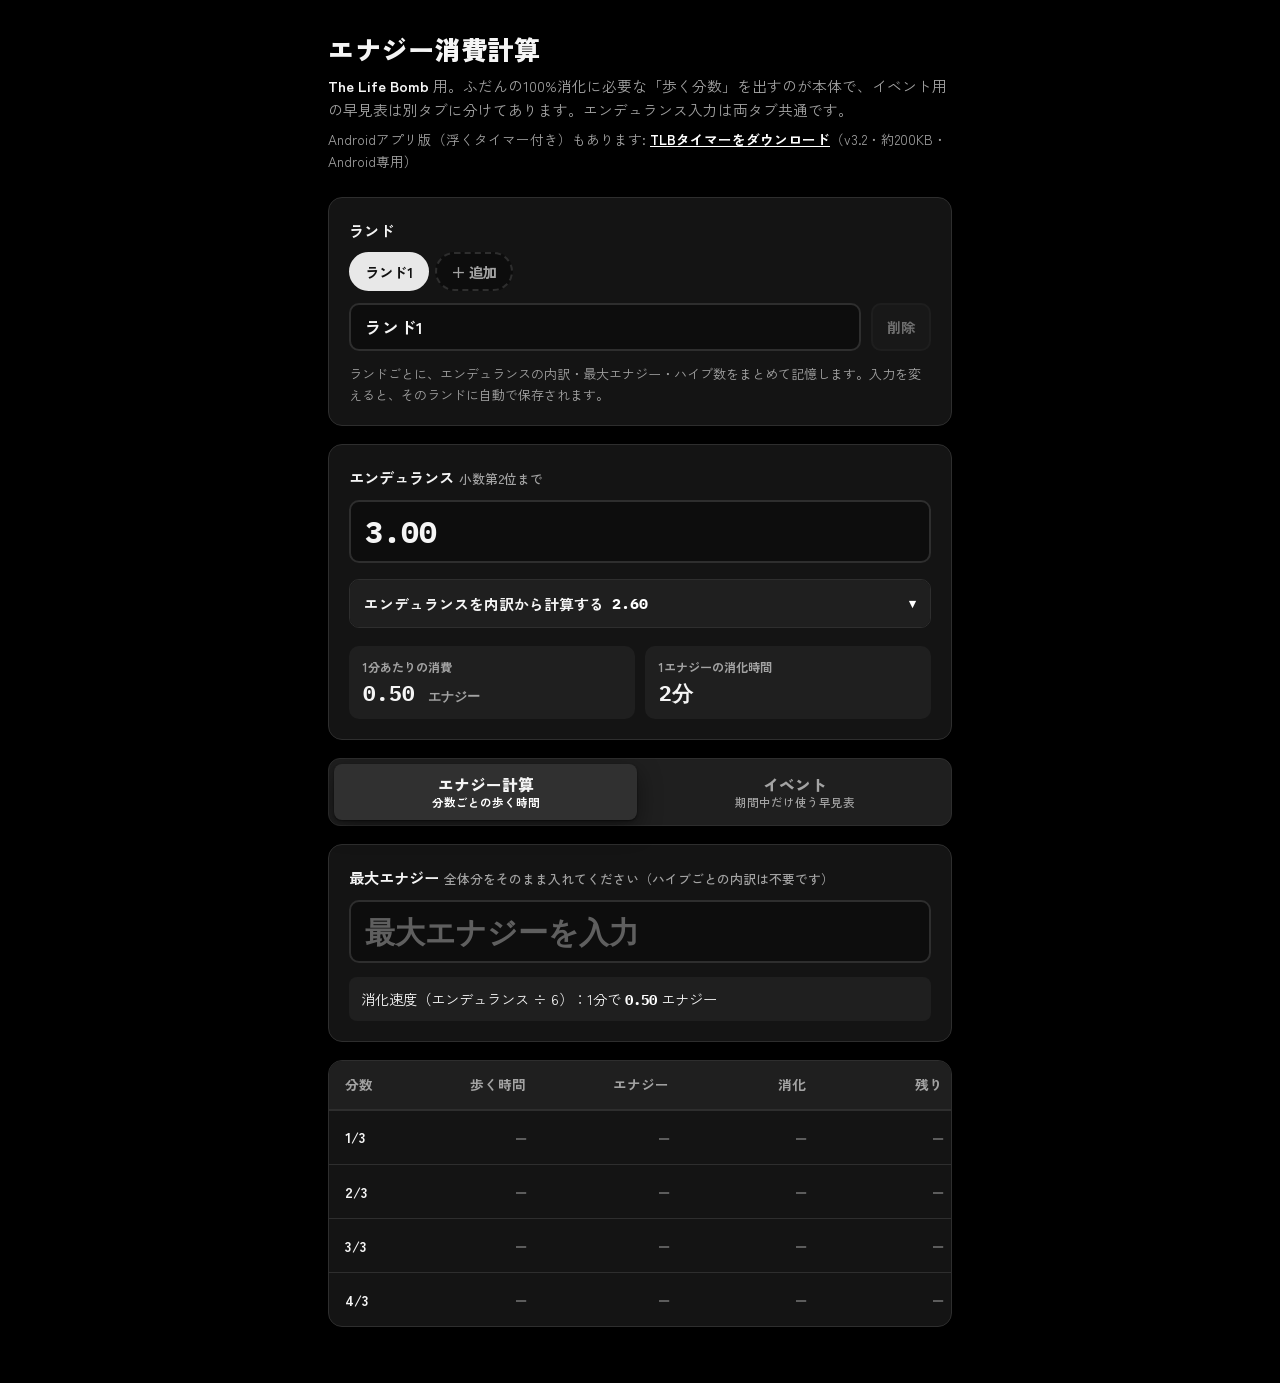
<file: index.html>
<!doctype html>
<html lang="ja">
  <head>
    <meta charset="utf-8" />
    <meta name="viewport" content="width=device-width, initial-scale=1, viewport-fit=cover" />
    <meta name="color-scheme" content="dark" />
    <link rel="icon" href="data:," />
    <title>エナジー消費計算</title>
    <link rel="preconnect" href="https://fonts.googleapis.com" />
    <link rel="preconnect" href="https://fonts.gstatic.com" crossorigin />
    <link href="https://fonts.googleapis.com/css2?family=Zen+Kaku+Gothic+New:wght@500;700;900&family=IBM+Plex+Mono:wght@500;600;700&display=swap" rel="stylesheet" />
    <style>
      button, [role="button"], select, summary, input:not([type="checkbox"], [type="radio"]) { min-height: 2rem; }

      :root {
        color-scheme: dark;
        --bg: #000000;
        --surface: #141414;
        --surface-2: #1f1f1f;
        --ink: #f5f5f5;
        --ink-2: #a3a3a3;
        --line: #2e2e2e;
        --accent: #e8e8e8;
        --accent-strong: #ffffff;
        --accent-ink: #111111;
        --hit-bg: #2e2e2e;
        --hit-ink: #ffffff;
        --first-ring: #ffffff;
        --chip-bg: #141414;
        --input-bg: #0d0d0d;
        --shadow: 0 1px 2px rgba(0,0,0,.5), 0 8px 24px rgba(0,0,0,.45);
      }

      * { box-sizing: border-box; }
      html { -webkit-text-size-adjust: 100%; }
      body {
        margin: 0;
        background: var(--bg);
        color: var(--ink);
        font-family: "Zen Kaku Gothic New", "Hiragino Kaku Gothic ProN", "Noto Sans JP", sans-serif;
        line-height: 1.6;
      }
      .num { font-family: "IBM Plex Mono", ui-monospace, monospace; font-variant-numeric: tabular-nums; }

      main {
        max-width: 660px;
        margin: 0 auto;
        padding: 28px 18px 56px;
      }

      h1 {
        font-size: 1.65rem;
        font-weight: 900;
        letter-spacing: .02em;
        margin: 0 0 4px;
      }
      .lede {
        margin: 0 0 24px;
        color: var(--ink-2);
        font-size: .92rem;
      }
      .lede .game { font-weight: 700; color: var(--ink); }
      .apk-dl {
        margin: -16px 0 24px;
        color: var(--ink-2);
        font-size: .85rem;
      }
      .apk-dl a { color: var(--accent-strong); font-weight: 700; }

      /* ---------- input ---------- */
      .panel {
        background: var(--surface);
        border: 1px solid var(--line);
        border-radius: 14px;
        box-shadow: var(--shadow);
        padding: 20px;
        margin-bottom: 18px;
      }
      .field-label {
        display: block;
        font-weight: 700;
        font-size: .95rem;
        margin-bottom: 10px;
      }
      .field-label .unit-note { color: var(--ink-2); font-weight: 500; font-size: .8rem; margin-left: .4em; }
      .input-row {
        display: flex;
        align-items: stretch;
        gap: 10px;
      }
      .input-wrap {
        flex: 1 1 auto;
        min-width: 0;
        display: flex;
        align-items: baseline;
        gap: 8px;
        background: var(--input-bg);
        border: 2px solid var(--line);
        border-radius: 10px;
        padding: 6px 14px;
        transition: border-color .15s ease;
      }
      .input-wrap:focus-within { border-color: var(--accent); }
      .input-wrap input {
        flex: 1;
        width: 100%;
        min-width: 0;
        border: 0;
        background: transparent;
        color: var(--ink);
        font-family: "IBM Plex Mono", ui-monospace, monospace;
        font-size: 1.9rem;
        font-weight: 700;
        padding: 4px 0;
        outline: none;
      }
      .input-wrap input::placeholder { color: var(--ink-2); opacity: .55; }
      .input-wrap.is-locked { opacity: .55; }
      .input-wrap input:disabled { color: var(--ink-2); }

      /* ---------- detail (endurance breakdown) ---------- */
      .detail {
        margin-top: 16px;
        border: 1px solid var(--line);
        border-radius: 10px;
        background: var(--surface);
      }
      .detail-toggle {
        display: flex;
        align-items: center;
        gap: 8px;
        width: 100%;
        padding: 12px 14px;
        font: inherit;
        font-weight: 700;
        font-size: .92rem;
        text-align: left;
        color: var(--ink);
        cursor: pointer;
        background: var(--surface-2);
        border: 0;
        border-radius: 9px;
        user-select: none;
      }
      .detail-toggle[aria-expanded="true"] { border-radius: 9px 9px 0 0; }
      .detail-toggle .chev {
        margin-left: auto;
        color: var(--accent-strong);
        font-size: .8rem;
        transition: transform .15s ease;
      }
      .detail-toggle[aria-expanded="true"] .chev { transform: rotate(180deg); }
      .detail-toggle .summary-total {
        font-family: "IBM Plex Mono", ui-monospace, monospace;
        font-weight: 700;
        color: var(--accent-strong);
      }
      .detail-body { padding: 16px 14px 18px; }
      .summary-cap {
        font-size: .72rem;
        font-weight: 700;
        background: var(--hit-bg);
        color: var(--hit-ink);
        border-radius: 999px;
        padding: 2px 8px;
        white-space: nowrap;
        display: none;
      }
      .summary-cap.show { display: inline-block; }
      .use-row {
        display: flex;
        align-items: flex-start;
        gap: 10px;
        background: var(--hit-bg);
        color: var(--hit-ink);
        border-radius: 8px;
        padding: 10px 12px;
        margin-bottom: 14px;
        cursor: pointer;
      }
      .use-row input[type="checkbox"] {
        width: 1.25rem; height: 1.25rem;
        margin: 2px 0 0;
        flex: 0 0 auto;
        accent-color: var(--accent);
      }
      .use-row .use-text { font-weight: 700; font-size: .9rem; line-height: 1.45; }
      .use-row .use-text small { display: block; font-weight: 500; font-size: .78rem; opacity: .85; }
      .detail-grid {
        display: grid;
        grid-template-columns: 1fr;
        gap: 16px;
      }
      .d-field label {
        display: block;
        font-weight: 700;
        font-size: .95rem;
        margin-bottom: 6px;
        line-height: 1.4;
      }
      .d-field label .note { display: block; color: var(--ink-2); font-weight: 500; font-size: .8rem; margin-top: 2px; }
      .d-field input[type="number"], .d-field select {
        width: 100%;
        background: var(--input-bg);
        border: 2px solid var(--line);
        border-radius: 8px;
        color: var(--ink);
        font-family: "IBM Plex Mono", ui-monospace, monospace;
        font-size: 1.25rem;
        font-weight: 700;
        padding: 10px 12px;
        outline: none;
      }
      .cap-preview {
        margin-top: 8px;
        background: var(--surface-2);
        border-radius: 8px;
        padding: 10px 12px;
        font-size: .88rem;
        line-height: 1.5;
      }
      .cap-preview .cp-formula { font-family: "IBM Plex Mono", ui-monospace, monospace; font-weight: 700; }
      .cap-preview .cp-final { font-weight: 900; color: var(--accent-strong); }
      .d-field input[type="number"]:focus, .d-field select:focus { border-color: var(--accent); }
      .support-row { margin-top: 10px; }
      .support-name { display: block; font-weight: 700; font-size: .9rem; margin-bottom: 6px; }
      .seg { display: flex; gap: 6px; }
      .seg-btn {
        flex: 1;
        background: var(--input-bg);
        border: 2px solid var(--line);
        border-radius: 8px;
        color: var(--ink);
        font-size: .92rem;
        font-weight: 700;
        padding: 9px 4px;
        cursor: pointer;
        min-height: 2.75rem;
        white-space: nowrap;
      }
      .seg-btn.is-on { background: var(--accent); border-color: var(--accent); color: var(--accent-ink); }
      .d-field.check-field {
        grid-column: 1 / -1;
        display: flex;
        align-items: center;
        gap: 10px;
        border: 2px solid var(--line);
        border-radius: 8px;
        padding: 7px 10px;
        min-height: 2.9rem;
        cursor: pointer;
      }
      .d-field.check-field input[type="checkbox"] {
        width: 1.25rem; height: 1.25rem;
        margin: 0;
        flex: 0 0 auto;
        accent-color: var(--accent);
      }
      .d-field.check-field .check-label { font-weight: 700; font-size: .9rem; line-height: 1.35; }
      .d-field.check-field .check-label small { display: block; color: var(--ink-2); font-weight: 500; font-size: .75rem; }
      .breakdown { margin-top: 20px; border-top: 2px solid var(--line); }
      .bd-row {
        display: flex;
        align-items: baseline;
        flex-wrap: wrap;
        gap: 2px 8px;
        padding: 9px 0;
        border-bottom: 1px solid var(--line);
        font-size: .92rem;
      }
      .bd-row .bd-k { font-weight: 700; }
      .bd-row .bd-sub { color: var(--ink-2); font-size: .8rem; flex: 1 1 100%; order: 3; }
      .bd-row .bd-v {
        margin-left: auto;
        font-family: "IBM Plex Mono", ui-monospace, monospace;
        font-weight: 700;
        font-size: 1.05rem;
        white-space: nowrap;
      }
      .bd-row .bd-v.neg { color: #ff9a7a; }
      .bd-section {
        margin: 16px 0 2px;
        font-size: .8rem;
        font-weight: 900;
        letter-spacing: .06em;
        color: var(--ink-2);
      }
      .bd-row.subtotal { background: var(--surface-2); border-radius: 8px; padding: 10px 10px; border-bottom: 0; margin-top: 10px; }
      .bd-row.cap-total { border-bottom: 2px solid var(--line); }
      .bd-row.cap-total .bd-v { color: var(--accent-strong); }
      .capped-banner {
        display: none;
        margin-top: 12px;
        background: var(--hit-bg);
        color: var(--hit-ink);
        border-radius: 8px;
        padding: 10px 12px;
        font-size: .88rem;
        font-weight: 700;
        line-height: 1.5;
      }
      .capped-banner.show { display: block; }
      .bd-row.total { border-bottom: 0; padding-top: 14px; }
      .bd-row.total .bd-k { font-size: 1rem; }
      .bd-row.total .bd-v { font-size: 1.5rem; color: var(--accent-strong); }
      .detail-note { margin: 12px 0 0; color: var(--ink-2); font-size: .82rem; line-height: 1.6; }


      /* ---------- land ---------- */
      .land-chips { display: flex; flex-wrap: wrap; gap: 6px; margin-bottom: 12px; }
      .land-chip {
        background: var(--input-bg);
        border: 2px solid var(--line);
        border-radius: 999px;
        color: var(--ink);
        font: inherit;
        font-size: .9rem;
        font-weight: 700;
        padding: 6px 14px;
        cursor: pointer;
        min-height: 2.4rem;
        max-width: 100%;
        overflow: hidden;
        text-overflow: ellipsis;
        white-space: nowrap;
      }
      .land-chip.is-on { background: var(--accent); border-color: var(--accent); color: var(--accent-ink); }
      .land-chip.add { border-style: dashed; color: var(--ink-2); }
      .land-edit { display: flex; gap: 10px; align-items: stretch; }
      .land-edit .input-wrap { flex: 1 1 auto; }
      .land-edit .input-wrap input { font-family: inherit; font-size: 1.05rem; font-weight: 700; }
      .land-del {
        flex: 0 0 auto;
        background: var(--surface-2);
        border: 2px solid var(--line);
        border-radius: 10px;
        color: var(--ink);
        font: inherit;
        font-size: .88rem;
        font-weight: 700;
        padding: 0 14px;
        cursor: pointer;
      }
      .land-del:disabled { opacity: .4; cursor: default; }
      .land-del.armed { background: #b71c1c; border-color: #b71c1c; color: #ffffff; }
      .land-note { margin: 12px 0 0; color: var(--ink-2); font-size: .82rem; line-height: 1.6; }

      /* ---------- stats ---------- */
      .stats {
        display: grid;
        grid-template-columns: 1fr 1fr;
        gap: 10px;
        margin-top: 18px;
      }
      .stat {
        background: var(--surface-2);
        border-radius: 10px;
        padding: 12px 14px;
      }
      .stat .k {
        font-size: .76rem;
        font-weight: 700;
        color: var(--ink-2);
        margin-bottom: 2px;
      }
      .stat .v {
        font-size: 1.3rem;
        font-weight: 700;
        line-height: 1.3;
      }
      .stat .v small { font-size: .8rem; font-weight: 600; color: var(--ink-2); }

      /* ---------- table ---------- */
      h2 {
        font-size: 1.05rem;
        font-weight: 900;
        margin: 26px 0 10px;
      }
      .table-wrap {
        background: var(--surface);
        border: 1px solid var(--line);
        border-radius: 14px;
        box-shadow: var(--shadow);
        overflow: hidden;
      }
      table {
        width: 100%;
        border-collapse: collapse;
        table-layout: fixed;
      }
      .col-hive { width: 31%; }
      th, td {
        padding: 13px 8px;
        text-align: right;
        border-bottom: 1px solid var(--line);
      }
      thead th {
        background: var(--surface-2);
        font-size: .85rem;
        font-weight: 700;
        color: var(--ink-2);
        border-bottom: 2px solid var(--line);
      }
      thead th:first-child { text-align: left; padding-left: 16px; }
      tbody th {
        text-align: left;
        padding-left: 16px;
        font-weight: 700;
        font-size: .92rem;
        white-space: nowrap;
      }
      tbody th .hive-n {
        display: inline-block;
        min-width: 1.4em;
        text-align: center;
        background: var(--accent);
        color: var(--accent-ink);
        border-radius: 6px;
        padding: 0 .3em;
        margin-right: .45em;
        font-family: "IBM Plex Mono", monospace;
        font-weight: 700;
      }
      tbody td {
        font-family: "IBM Plex Mono", ui-monospace, monospace;
        font-size: 1.06rem;
        font-weight: 600;
      }
      tbody tr:last-child th, tbody tr:last-child td { border-bottom: 0; }
      td.hit {
        background: var(--hit-bg);
        color: var(--hit-ink);
        font-weight: 700;
      }
      td.first-hit {
        box-shadow: inset 0 0 0 2px var(--first-ring);
        border-radius: 4px;
      }
      td.empty { color: var(--ink-2); opacity: .5; }

      .legend {
        display: flex;
        flex-wrap: wrap;
        gap: 8px 18px;
        margin-top: 10px;
        font-size: .8rem;
        color: var(--ink-2);
      }
      .legend .swatch {
        display: inline-block;
        width: 14px; height: 14px;
        border-radius: 4px;
        vertical-align: -2px;
        margin-right: 5px;
        background: var(--hit-bg);
        border: 1px solid var(--line);
      }
      .legend .swatch.ring {
        background: transparent;
        box-shadow: inset 0 0 0 2px var(--first-ring);
        border: 0;
      }

      /* ---------- hive pick ---------- */
      .hive-pick {
        background: var(--surface);
        border: 1px solid var(--line);
        border-radius: 14px;
        box-shadow: var(--shadow);
        padding: 6px 20px;
      }
      .hive-row {
        display: flex;
        align-items: center;
        gap: 10px;
        padding: 11px 6px;
        border-bottom: 1px solid var(--line);
        font-size: .95rem;
        cursor: pointer;
        border-radius: 8px;
      }
      .hive-row:last-child { border-bottom: 0; }
      .hive-row input[type="radio"] {
        width: 1.25rem; height: 1.25rem;
        margin: 0;
        flex: 0 0 auto;
        accent-color: var(--accent);
      }
      .hive-row .hive-name { font-weight: 700; }
      .hive-row .hive-min { margin-left: auto; font-family: "IBM Plex Mono", monospace; font-weight: 700; }
      .hive-row .hive-min small { font-family: inherit; color: var(--ink-2); font-weight: 500; font-size: .8rem; }
      .hive-row:has(input:checked) { background: var(--surface-2); }

      .formula {
        margin-top: 26px;
        color: var(--ink-2);
        font-size: .83rem;
      }
      .formula .box {
        background: var(--surface-2);
        border-radius: 10px;
        padding: 12px 16px;
        font-family: "IBM Plex Mono", ui-monospace, monospace;
        font-size: .9rem;
        color: var(--ink);
        text-align: center;
        margin-bottom: 10px;
      }
      .formula p { margin: 4px 0; }

      /* ---------- tabs ---------- */
      .tabs {
        display: flex;
        gap: 6px;
        background: var(--surface-2);
        border: 1px solid var(--line);
        border-radius: 12px;
        padding: 5px;
        margin-bottom: 18px;
      }
      .tab-btn {
        flex: 1 1 0;
        font: inherit;
        font-weight: 900;
        font-size: .98rem;
        color: var(--ink-2);
        background: transparent;
        border: 0;
        border-radius: 8px;
        padding: 10px 8px;
        cursor: pointer;
        line-height: 1.35;
      }
      .tab-btn small { display: block; font-weight: 500; font-size: .72rem; }
      .tab-btn[aria-selected="true"] {
        background: #303030;
        color: var(--ink);
        box-shadow: var(--shadow);
      }
      .tab-btn[aria-selected="true"] small { color: var(--accent-strong); font-weight: 700; }
      [role="tabpanel"][hidden] { display: none; }

      /* ---------- daily (walk) ---------- */
      .rate-line {
        margin-top: 14px;
        background: var(--surface-2);
        border-radius: 8px;
        padding: 10px 12px;
        font-size: .9rem;
      }
      .rate-line b { font-family: "IBM Plex Mono", monospace; color: var(--accent-strong); }
      @media (max-width: 480px) {
        main { padding: 24px 12px 48px; }
        .panel { padding: 16px 14px; }
        .detail-toggle { flex-wrap: wrap; padding: 12px; }
        .detail-toggle .summary-total { margin-left: auto; font-size: 1.1rem; }
        .detail-toggle .chev { margin-left: 4px; }
        .use-row { padding: 12px; }
        .stat .v { font-size: 1.15rem; }
        th, td { padding: 11px 3px; }
        tbody td { font-size: .95rem; }
        thead th { font-size: .8rem; }
        thead th:first-child, tbody th { padding-left: 8px; }
        .col-hive { width: 15%; }
        /* 狭い画面では行見出しを番号バッジだけにして、5分列まで全列を収める（読み上げ用にラベルは残す） */
        tbody th .hive-label {
          position: absolute;
          width: 1px; height: 1px;
          overflow: hidden;
          clip-path: inset(50%);
          white-space: nowrap;
        }
        tbody th .hive-n { margin-right: 0; }
        .stats { grid-template-columns: 1fr 1fr; }
        .input-wrap input { font-size: 1.6rem; }
      }
      @media (prefers-reduced-motion: reduce) {
        * { transition: none !important; }
      }
    </style>
  </head>
  <body>
    <main>
      <h1>エナジー消費計算</h1>
      <p class="lede"><span class="game">The Life Bomb</span> 用。ふだんの100%消化に必要な「歩く分数」を出すのが本体で、イベント用の早見表は別タブに分けてあります。エンデュランス入力は両タブ共通です。</p>
      <p class="apk-dl" id="apk-dl">Androidアプリ版（浮くタイマー付き）もあります: <a href="tlb-timer.apk" download>TLBタイマーをダウンロード</a>（v3.2・約200KB・Android専用）</p>

      <section class="panel" aria-label="ランド選択">
        <span class="field-label">ランド</span>
        <div class="land-chips" id="land-chips"></div>
        <div class="land-edit">
          <div class="input-wrap">
            <input id="land-name" type="text" autocomplete="off" aria-label="ランド名" />
          </div>
          <button type="button" class="land-del" id="land-del">削除</button>
        </div>
        <p class="land-note">ランドごとに、エンデュランスの内訳・最大エナジー・ハイブ数をまとめて記憶します。入力を変えると、そのランドに自動で保存されます。</p>
      </section>

      <section class="panel" aria-label="エンデュランス入力">
        <label class="field-label" for="endurance">エンデュランス<span class="unit-note">小数第2位まで</span></label>
        <div class="input-row">
          <div class="input-wrap" id="endurance-wrap">
            <input id="endurance" class="num" type="number" inputmode="decimal" step="0.01" min="0.01" placeholder="3.00" value="3.00" autocomplete="off" />
          </div>
        </div>

        <div class="detail" id="detail-box">
          <button type="button" class="detail-toggle" id="detail-toggle" aria-expanded="false" aria-controls="detail-body">エンデュランスを内訳から計算する<span class="summary-cap" id="summary-cap">上限でカット</span><span class="summary-total num" id="summary-total">2.60</span><span class="chev" aria-hidden="true">▾</span></button>
          <div class="detail-body" id="detail-body">
            <label class="use-row" for="use-detail">
              <input type="checkbox" id="use-detail" />
              <span class="use-text">詳細入力の計算結果を使う<small>チェックすると、下の内訳で出したエンデュランスを両タブの計算に使います（上の入力欄はロックされます）</small></span>
            </label>

            <div class="detail-grid">
              <div class="d-field">
                <label for="d-main">メインビー基礎<span class="note">手入力</span></label>
                <input id="d-main" class="num" type="number" inputmode="decimal" step="0.01" min="0" placeholder="1.60" value="1.60" autocomplete="off" />
              </div>
              <div class="d-field">
                <label>サポート蜂<span class="note">2枠まで・各枠で種類を選びます</span></label>
                <div class="support-row">
                  <span class="support-name">サポート1</span>
                  <div class="seg" id="d-support1-seg">
                    <button type="button" class="seg-btn is-on" data-v="none">無し</button>
                    <button type="button" class="seg-btn" data-v="cleaner">クリーナー</button>
                    <button type="button" class="seg-btn" data-v="nurse">ナース</button>
                  </div>
                  <input type="hidden" id="d-support1" value="none" />
                </div>
                <div class="support-row">
                  <span class="support-name">サポート2</span>
                  <div class="seg" id="d-support2-seg">
                    <button type="button" class="seg-btn is-on" data-v="none">無し</button>
                    <button type="button" class="seg-btn" data-v="cleaner">クリーナー</button>
                    <button type="button" class="seg-btn" data-v="nurse">ナース</button>
                  </div>
                  <input type="hidden" id="d-support2" value="none" />
                </div>
              </div>
              <div class="d-field">
                <label for="d-vent">ベンチレーター<span class="note">匹数を手入力</span></label>
                <input id="d-vent" class="num" type="number" inputmode="numeric" step="1" min="0" placeholder="20" value="20" autocomplete="off" />
              </div>
              <label class="d-field check-field" for="d-epic">
                <input type="checkbox" id="d-epic" />
                <span class="check-label">エピックあり<small>本体に +0.50、上限にも +0.50 します</small></span>
              </label>
              <div class="d-field">
                <label for="d-cap">上限 ― エピック抜き<span class="note">ゲーム画面の「Your base cap」を入れてください。エピック分は含みません</span></label>
                <input id="d-cap" class="num" type="number" inputmode="decimal" step="0.01" min="0" placeholder="3.00" value="3.00" autocomplete="off" />
                <div class="cap-preview" id="cap-preview">エピック込みの上限：<span class="cp-formula" id="cap-formula">3.00</span> ＝ <span class="cp-final num" id="cap-final">3.00</span><br />実際に効く上限は、この数字（エピック込み）です。</div>
              </div>
            </div>

            <div class="breakdown" aria-label="エンデュランスの内訳">
              <div class="bd-section">本体の計算</div>
              <div class="bd-row"><span class="bd-k">メインビー基礎</span><span class="bd-v num" id="bd-main">1.60</span></div>
              <div class="bd-row"><span class="bd-k">サポート蜂</span><span class="bd-sub" id="bd-cleaner-sub">なし</span><span class="bd-v num" id="bd-cleaner">0.00</span></div>
              <div class="bd-row"><span class="bd-k">ベンチレーター</span><span class="bd-sub" id="bd-vent-sub">20 × 0.05</span><span class="bd-v num" id="bd-vent">+1.00</span></div>
              <div class="bd-row"><span class="bd-k">エピック</span><span class="bd-v num" id="bd-epic">0.00</span></div>
              <div class="bd-row subtotal"><span class="bd-k">小計</span><span class="bd-sub">上限をかける前の合計</span><span class="bd-v num" id="bd-raw">2.60</span></div>

              <div class="bd-section">上限（MAX）の計算</div>
              <div class="bd-row"><span class="bd-k">上限 ― エピック抜き</span><span class="bd-sub">上で入れた「Your base cap」</span><span class="bd-v num" id="bd-cap-base">3.00</span></div>
              <div class="bd-row"><span class="bd-k">エピック分</span><span class="bd-v num" id="bd-cap-epic">0.00</span></div>
              <div class="bd-row cap-total"><span class="bd-k">上限 ― エピック込み</span><span class="bd-sub">実際に効く上限はこれ</span><span class="bd-v num" id="bd-cap-total">3.00</span></div>

              <div class="capped-banner" id="bd-capped-banner">上限でカットされました：小計 <span class="num" id="bd-capped-raw">4.40</span> のうち、超えた <span class="num" id="bd-capped-over">0.40</span> は切り捨てられます。</div>

              <div class="bd-row total" id="bd-total-row"><span class="bd-k">実効エンデュランス</span><span class="bd-sub" id="bd-cap-note">小計と上限の小さい方</span><span class="bd-v num" id="bd-total">2.60</span></div>
            </div>
            <p class="detail-note">サポート蜂はメインビー基礎に対する割合で効きます（クリーナー1枠 −15%、ナース1枠 +15%。2枠分を合算してから基礎にかけます）。ベンチレーターは1匹 +0.05 です。<br />上限は2段で見ます：エピック抜きの上限に、エピック分 +0.50 を足したものが「実際に効く上限」です。小計がそれを超えたら、実効は上限で止まります。</p>
          </div>
        </div>

        <div class="stats">
          <div class="stat">
            <div class="k">1分あたりの消費</div>
            <div class="v num" id="stat-per-min">—</div>
          </div>
          <div class="stat">
            <div class="k">1エナジーの消化時間</div>
            <div class="v num" id="stat-per-one">—</div>
          </div>
        </div>
      </section>

      <div class="tabs" role="tablist" aria-label="ツールの切り替え">
        <button type="button" class="tab-btn" role="tab" id="tab-daily" aria-selected="true" aria-controls="panel-daily">エナジー計算<small>分数ごとの歩く時間</small></button>
        <button type="button" class="tab-btn" role="tab" id="tab-event" aria-selected="false" aria-controls="panel-event">イベント<small>期間中だけ使う早見表</small></button>
      </div>

      <div id="panel-daily" role="tabpanel" aria-labelledby="tab-daily">
        <section class="panel" aria-label="最大エナジー入力">
          <label class="field-label" for="max-energy">最大エナジー<span class="unit-note">全体分をそのまま入れてください（ハイブごとの内訳は不要です）</span></label>
          <div class="input-row">
            <div class="input-wrap">
              <input id="max-energy" class="num" type="number" inputmode="decimal" step="0.01" min="0.01" placeholder="最大エナジーを入力" value="" autocomplete="off" />
            </div>
          </div>
          <div class="rate-line">消化速度（エンデュランス ÷ 6）：1分で <b id="daily-rate">—</b> エナジー</div>
        </section>

        <div class="table-wrap">
          <table class="frac-table" aria-label="分数ごとの歩く時間">
            <colgroup>
              <col style="width:14%" />
              <col style="width:19%" />
              <col style="width:23%" />
              <col style="width:22%" />
              <col style="width:22%" />
            </colgroup>
            <thead>
              <tr>
                <th scope="col">分数</th>
                <th scope="col">歩く時間</th>
                <th scope="col">エナジー</th>
                <th scope="col">消化</th>
                <th scope="col">残り</th>
              </tr>
            </thead>
            <tbody id="frac-body"></tbody>
          </table>
        </div>
      </div>

      <div id="panel-event" role="tabpanel" aria-labelledby="tab-event" hidden>
      <h2>ハイブ選択</h2>
      <div class="hive-pick" id="hive-pick"></div>

      <h2>消費エナジー早見表</h2>
      <div class="table-wrap">
        <table aria-label="ハイブ数と分数ごとの消費エナジー">
          <colgroup>
            <col class="col-hive" />
            <col />
            <col />
            <col />
            <col />
            <col />
          </colgroup>
          <thead>
            <tr>
              <th scope="col">ハイブ</th>
              <th scope="col">1分</th>
              <th scope="col">2分</th>
              <th scope="col">3分</th>
              <th scope="col">4分</th>
              <th scope="col">5分</th>
            </tr>
          </thead>
          <tbody id="tbody"></tbody>
        </table>
      </div>
      <div class="legend">
        <span><span class="swatch"></span>3.00以上（ネクターが落ちるライン）</span>
        <span><span class="swatch ring"></span>太枠 = そのハイブ数で3に届く最短の分数</span>
      </div>

      <div class="formula">
        <div class="box">消費エナジー ＝ エンデュランス ÷ 6 × ハイブ数 × 分数</div>
        <p>・1ハイブが1エナジーを消化する時間は「6 ÷ エンデュランス」分です。</p>
        <p>・表示は小数第2位まで（第3位以下は切り捨て）。例：エンデュランス4なら1分で0.66。</p>
        <p>・エナジー消費は1分ごとの刻みなので、分数は整数分で見ます。</p>
        <p>・詳細入力の小計 ＝ メインビー基礎 ＋ サポート蜂（基礎の±15%×枠数、クリーナーは−・ナースは+）＋ ベンチレーター（匹数×0.05）＋ エピック0.50。</p>
        <p>・上限（エピック込み）＝ 上限（エピック抜き）＋ エピック0.50。実効エンデュランスは、小計と上限（エピック込み）の小さい方です。</p>
      </div>
      </div>
    </main>

    <script>
      (function () {
        var input = document.getElementById('endurance');
        var inputWrap = document.getElementById('endurance-wrap');
        var tbody = document.getElementById('tbody');
        var perMinEl = document.getElementById('stat-per-min');
        var perOneEl = document.getElementById('stat-per-one');

        var maxEnergyInput = document.getElementById('max-energy');
        var dailyRateEl = document.getElementById('daily-rate');
        var fracBody = document.getElementById('frac-body');
        var hivePickEl = document.getElementById('hive-pick');
        var hiveSel = 1;
        hivePickEl.addEventListener('change', function (e) {
          var v = parseInt(e.target && e.target.value, 10);
          if (v >= 1 && v <= 4) hiveSel = v;
        });
        function buildHivePick(e) {
          var html = '';
          for (var h = 1; h <= 4; h++) {
            var minHtml;
            if (e === null) {
              minHtml = '—';
            } else {
              var rate = (e / 6) * h;
              var need = Math.ceil(3 / rate - 1e-9);
              minHtml = '<b>' + need + '</b> <small>分で3エナジー</small>';
            }
            html += '<label class="hive-row">' +
              '<input type="radio" name="tlb-hive" value="' + h + '"' +
              (h === hiveSel ? ' checked' : '') + ' />' +
              '<span class="hive-name">ハイブ' + h + '個</span>' +
              '<span class="hive-min">' + minHtml + '</span></label>';
          }
          hivePickEl.innerHTML = html;
        }

        // タブ切り替え（通常が本体、イベントは別タブ）
        var tabDaily = document.getElementById('tab-daily');
        var tabEvent = document.getElementById('tab-event');
        var panelDaily = document.getElementById('panel-daily');
        var panelEvent = document.getElementById('panel-event');
        function selectTab(which) {
          var daily = which === 'daily';
          tabDaily.setAttribute('aria-selected', daily ? 'true' : 'false');
          tabEvent.setAttribute('aria-selected', daily ? 'false' : 'true');
          panelDaily.hidden = !daily;
          panelEvent.hidden = daily;
        }
        tabDaily.addEventListener('click', function () { selectTab('daily'); });
        tabEvent.addEventListener('click', function () { selectTab('event'); });

        var useDetail = document.getElementById('use-detail');
        var dMain = document.getElementById('d-main');
        var dSupport1 = document.getElementById('d-support1');
        var dSupport2 = document.getElementById('d-support2');
        var dVent = document.getElementById('d-vent');
        var dCap = document.getElementById('d-cap');
        var dEpic = document.getElementById('d-epic');
        var summaryTotal = document.getElementById('summary-total');
        var bdMain = document.getElementById('bd-main');
        var bdCleaner = document.getElementById('bd-cleaner');
        var bdCleanerSub = document.getElementById('bd-cleaner-sub');
        var bdVent = document.getElementById('bd-vent');
        var bdVentSub = document.getElementById('bd-vent-sub');
        var bdEpic = document.getElementById('bd-epic');
        var bdTotal = document.getElementById('bd-total');
        var bdTotalRow = document.getElementById('bd-total-row');
        var bdCapNote = document.getElementById('bd-cap-note');
        var summaryCap = document.getElementById('summary-cap');
        var capFormula = document.getElementById('cap-formula');
        var capFinal = document.getElementById('cap-final');
        var bdRaw = document.getElementById('bd-raw');
        var bdCapBase = document.getElementById('bd-cap-base');
        var bdCapEpic = document.getElementById('bd-cap-epic');
        var bdCapTotal = document.getElementById('bd-cap-total');
        var cappedBanner = document.getElementById('bd-capped-banner');
        var cappedRaw = document.getElementById('bd-capped-raw');
        var cappedOver = document.getElementById('bd-capped-over');

        // 開閉メニュー：閉じている間は中身をDOMから外しておく（入力値はノードごと保持される）
        var detailBox = document.getElementById('detail-box');
        var detailToggle = document.getElementById('detail-toggle');
        var detailBody = document.getElementById('detail-body');
        detailBox.removeChild(detailBody);
        // アプリ版の注入スクリプトが、閉じている間も保存値を流し込めるよう参照を持たせる
        detailBox.__tlbBody = detailBody;
        detailToggle.addEventListener('click', function () {
          if (detailBody.parentNode === detailBox) {
            detailBox.removeChild(detailBody);
            detailToggle.setAttribute('aria-expanded', 'false');
          } else {
            detailBox.appendChild(detailBody);
            detailToggle.setAttribute('aria-expanded', 'true');
          }
        });

        // 小数第3位以下を切り捨てて、2桁表示にする
        function fmt(v) {
          var t = Math.floor(v * 100 + 1e-9) / 100;
          return t.toFixed(2);
        }
        function trunc2(v) { return Math.floor(v * 100 + 1e-9) / 100; }
        function round2(v) { return Math.round(v * 100) / 100; }
        function signed(v) { return (v > 0 ? '+' : (v < 0 ? '−' : '')) + fmt(Math.abs(v)); }

        // サポート蜂の枠（サポート1/2）のボタン選択
        // 注意: 詳細セクションは閉じている間DOMから外れるため、getElementById では
        // ボタンの箱を引けない。input の親行から辿る（外れていても参照は生きている）。
        function segBox(input) {
          var row = input.parentNode;
          return row ? row.querySelector('.seg') : null;
        }
        function paintSeg(input) {
          var box = segBox(input);
          if (!box) return;
          var btns = box.querySelectorAll('button[data-v]');
          for (var i = 0; i < btns.length; i++) {
            btns[i].classList.toggle('is-on',
              btns[i].getAttribute('data-v') === input.value);
          }
        }
        function setupSeg(input) {
          var box = segBox(input);
          if (!box) return;
          box.addEventListener('click', function (e) {
            var btn = e.target.closest('button[data-v]');
            if (!btn) return;
            input.value = btn.getAttribute('data-v');
            paintSeg(input);
            input.dispatchEvent(new Event('change', { bubbles: true }));
          });
          paintSeg(input);
        }
        setupSeg(dSupport1);
        setupSeg(dSupport2);

        // 内訳から実効エンデュランスを出す
        // サポート蜂は2枠分を合算した割合（クリーナー-15%・ナース+15%）を基礎にかけ、小数第2位で四捨五入する
        // （ゲーム実測: 基礎2.05でクリーナー1枠 -0.31、2枠 -0.61、ナースは逆符号）
        function computeDetail() {
          var main = parseFloat(dMain.value);
          if (isNaN(main) || main < 0) return null;
          var cleanerN = (dSupport1.value === 'cleaner' ? 1 : 0)
                       + (dSupport2.value === 'cleaner' ? 1 : 0);
          var nurseN = (dSupport1.value === 'nurse' ? 1 : 0)
                     + (dSupport2.value === 'nurse' ? 1 : 0);
          var ventN = parseFloat(dVent.value);
          if (isNaN(ventN) || ventN < 0) ventN = 0;
          var capBase = parseFloat(dCap.value);
          if (isNaN(capBase) || capBase < 0) capBase = 0;
          var epicBonus = dEpic.checked ? 0.5 : 0;

          var supportNet = round2(main * 0.15 * (nurseN - cleanerN));
          var ventBonus = trunc2(ventN * 0.05);
          var raw = main + supportNet + ventBonus + epicBonus;
          var cap = capBase + epicBonus;
          var total = trunc2(Math.min(raw, cap));
          return {
            main: main, cleanerN: cleanerN, nurseN: nurseN, supportNet: supportNet,
            ventN: ventN, ventBonus: ventBonus, epicBonus: epicBonus,
            capBase: capBase,
            raw: raw, cap: cap, capped: raw > cap + 1e-9, total: total
          };
        }

        function renderDetail() {
          paintSeg(dSupport1);
          paintSeg(dSupport2);
          var d = computeDetail();
          if (d === null) {
            summaryTotal.textContent = '—';
            summaryCap.className = 'summary-cap';
            bdMain.textContent = '—';
            bdCleaner.textContent = '—';
            bdVent.textContent = '—';
            bdEpic.textContent = dEpic.checked ? '+0.50' : '0.00';
            bdRaw.textContent = '—';
            bdCapBase.textContent = '—';
            bdCapEpic.textContent = dEpic.checked ? '+0.50' : '0.00';
            bdCapTotal.textContent = '—';
            capFormula.textContent = '—';
            capFinal.textContent = '—';
            cappedBanner.className = 'capped-banner';
            bdTotal.textContent = '—';
            bdCapNote.textContent = '';
            bdTotalRow.className = 'bd-row total';
            return null;
          }
          summaryTotal.textContent = fmt(d.total);
          summaryCap.className = 'summary-cap' + (d.capped ? ' show' : '');
          bdMain.textContent = fmt(d.main);
          var subParts = [];
          if (d.cleanerN > 0) subParts.push('クリーナー −15%' + (d.cleanerN > 1 ? ' ×2枠' : ''));
          if (d.nurseN > 0) subParts.push('ナース +15%' + (d.nurseN > 1 ? ' ×2枠' : ''));
          bdCleanerSub.textContent = subParts.length ? subParts.join('、') : 'なし';
          bdCleaner.textContent = signed(d.supportNet);
          bdCleaner.className = 'bd-v num' + (d.supportNet < 0 ? ' neg' : '');
          bdVentSub.textContent = d.ventN + ' × 0.05';
          bdVent.textContent = signed(d.ventBonus);
          bdEpic.textContent = d.epicBonus > 0 ? '+0.50' : '0.00';
          bdRaw.textContent = fmt(trunc2(d.raw));
          bdCapBase.textContent = fmt(d.capBase);
          bdCapEpic.textContent = d.epicBonus > 0 ? '+0.50' : '0.00';
          bdCapTotal.textContent = fmt(d.cap);
          capFormula.textContent = d.epicBonus > 0 ? (fmt(d.capBase) + ' ＋ 0.50') : fmt(d.capBase);
          capFinal.textContent = fmt(d.cap);
          if (d.capped) {
            cappedRaw.textContent = fmt(trunc2(d.raw));
            cappedOver.textContent = fmt(trunc2(d.raw - d.cap));
            cappedBanner.className = 'capped-banner show';
          } else {
            cappedBanner.className = 'capped-banner';
          }
          bdTotal.textContent = fmt(d.total);
          bdCapNote.textContent = d.capped
            ? ('小計 ' + fmt(trunc2(d.raw)) + ' → 上限 ' + fmt(d.cap) + ' で止まります')
            : ('小計 ' + fmt(trunc2(d.raw)) + ' ／ 上限 ' + fmt(d.cap) + ' 以内');
          bdTotalRow.className = 'bd-row total';
          return d;
        }

        function parseEndurance() {
          if (useDetail.checked) {
            var d = computeDetail();
            if (d === null || d.total <= 0) return null;
            return d.total;
          }
          var v = parseFloat(input.value);
          if (isNaN(v) || v <= 0) return null;
          return v;
        }

        // 通常タブ：分数ごと（1/3・2/3・3/3・4/3）の歩く分数。
        // 1/3・2/3は目標を超えない最大の整数分、3/3・4/3は目標に届く最小の整数分（端数まで使い切る）。
        var FRACS = [
          { label: '1/3', num: 1, ceil: false },
          { label: '2/3', num: 2, ceil: false },
          { label: '3/3', num: 3, ceil: true },
          { label: '4/3', num: 4, ceil: true }
        ];
        function renderDaily(e) {
          var max = parseFloat(maxEnergyInput.value);
          var valid = e !== null && !isNaN(max) && max > 0;
          dailyRateEl.textContent = e === null ? '—' : fmt(e / 6);
          var html = '';
          for (var i = 0; i < FRACS.length; i++) {
            var f = FRACS[i];
            if (!valid) {
              html += '<tr data-min=""><th scope="row">' + f.label + '</th>' +
                '<td class="empty">—</td><td class="empty">—</td><td class="empty">—</td><td class="empty">—</td></tr>';
              continue;
            }
            var rate = e / 6;
            var target = max * f.num / 3;
            var minutes = f.ceil
              ? Math.ceil(target / rate - 1e-9)
              : Math.floor(target / rate + 1e-9);
            var used = rate * minutes;
            var left = target - used;
            if (left < 0) left = 0;
            html += '<tr data-min="' + minutes + '"><th scope="row">' + f.label + '</th>' +
              '<td>' + minutes + '分</td><td>' + fmt(target) + '</td><td>' +
              fmt(used) + '</td><td>' + fmt(left) + '</td></tr>';
          }
          fracBody.innerHTML = html;
        }

        function render() {
          var d = renderDetail();
          if (useDetail.checked) {
            input.disabled = true;
            inputWrap.classList.add('is-locked');
            input.value = (d !== null && d.total > 0) ? fmt(d.total) : '';
          } else {
            input.disabled = false;
            inputWrap.classList.remove('is-locked');
          }
          var e = parseEndurance();
          renderDaily(e);
          var h, m;

          if (e === null) {
            perMinEl.textContent = '—';
            perOneEl.textContent = '—';
            var rowsHtml = '';
            for (h = 1; h <= 4; h++) {
              rowsHtml += '<tr><th scope="row"><span class="hive-n">' + h + '</span><span class="hive-label">ハイブ' + h + '個</span></th>';
              for (m = 1; m <= 5; m++) rowsHtml += '<td class="empty">—</td>';
              rowsHtml += '</tr>';
            }
            tbody.innerHTML = rowsHtml;
            buildHivePick(null);
            return;
          }

          var perMin = e / 6;               // 1ハイブ・1分あたり
          var perOne = 6 / e;               // 1ハイブで1エナジーにかかる分数
          perMinEl.innerHTML = fmt(perMin) + ' <small>エナジー</small>';

          var wholeMin = Math.floor(perOne);
          var sec = Math.round((perOne - wholeMin) * 60);
          if (sec === 60) { wholeMin += 1; sec = 0; }
          var timeText;
          if (wholeMin > 0) {
            timeText = wholeMin + '分' + (sec > 0 ? (' ' + sec + '秒') : '');
          } else {
            timeText = sec + '秒';
          }
          perOneEl.textContent = timeText;

          // 早見表
          var html = '';
          for (h = 1; h <= 4; h++) {
            html += '<tr><th scope="row"><span class="hive-n">' + h + '</span><span class="hive-label">ハイブ' + h + '個</span></th>';
            var firstHitFound = false;
            for (m = 1; m <= 5; m++) {
              var v = perMin * h * m;
              var cls = '';
              if (v >= 3) {
                cls = 'hit';
                if (!firstHitFound) { cls += ' first-hit'; firstHitFound = true; }
              }
              html += '<td class="' + cls + '">' + fmt(v) + '</td>';
            }
            html += '</tr>';
          }
          tbody.innerHTML = html;
          buildHivePick(e);
        }

        input.addEventListener('input', render);
        input.addEventListener('change', render);
        maxEnergyInput.addEventListener('input', render);
        maxEnergyInput.addEventListener('change', render);
        useDetail.addEventListener('change', render);
        [dMain, dSupport1, dSupport2, dVent, dCap, dEpic].forEach(function (el) {
          el.addEventListener('input', render);
          el.addEventListener('change', render);
        });

        render();

        // アプリ内（WebView）で開いた時は、ダウンロード案内を出さない
        if (window.TLBBridge) {
          var apkDl = document.getElementById('apk-dl');
          if (apkDl) apkDl.style.display = 'none';
        }

        // ---------- ランド（設定一式の登録・切替） ----------
        // ランドごとに、エンデュランス（直接入力と内訳一式）・最大エナジー・
        // ハイブ数をまとめて記憶する。保存先は localStorage（アプリ版の
        // WebView でもそのまま使える）。入力の変更は自動で現在のランドへ保存する。
        var LAND_KEY = 'tlb.lands.v1';
        var landChips = document.getElementById('land-chips');
        var landNameInput = document.getElementById('land-name');
        var landDelBtn = document.getElementById('land-del');
        var lands = null;
        var landApplying = false;

        function escapeHtml(s) {
          return String(s).replace(/[&<>"']/g, function (c) {
            return { '&': '&amp;', '<': '&lt;', '>': '&gt;', '"': '&quot;', "'": '&#39;' }[c];
          });
        }
        function landSnapshot() {
          var checked = hivePickEl.querySelector('input[name="tlb-hive"]:checked');
          var hive = checked ? parseInt(checked.value, 10) : hiveSel;
          if (!(hive >= 1 && hive <= 4)) hive = 1;
          return {
            name: landNameInput.value || '',
            endurance: input.value,
            useDetail: !!useDetail.checked,
            dMain: dMain.value,
            dSupport1: dSupport1.value,
            dSupport2: dSupport2.value,
            dVent: dVent.value,
            dEpic: !!dEpic.checked,
            dCap: dCap.value,
            maxEnergy: maxEnergyInput.value,
            hive: hive
          };
        }
        function landPersist() {
          try { localStorage.setItem(LAND_KEY, JSON.stringify(lands)); } catch (e) { }
        }
        function landRenderChips() {
          var html = '';
          for (var i = 0; i < lands.list.length; i++) {
            var nm = lands.list[i].name || ('ランド' + (i + 1));
            html += '<button type="button" class="land-chip' + (i === lands.cur ? ' is-on' : '') +
              '" data-i="' + i + '">' + escapeHtml(nm) + '</button>';
          }
          html += '<button type="button" class="land-chip add" id="land-add">＋ 追加</button>';
          landChips.innerHTML = html;
          landDelBtn.disabled = lands.list.length <= 1;
        }
        function landApply(idx) {
          lands.cur = idx;
          var L = lands.list[idx];
          landApplying = true;
          landNameInput.value = L.name || '';
          input.value = L.endurance != null ? L.endurance : '';
          useDetail.checked = !!L.useDetail;
          dMain.value = L.dMain != null ? L.dMain : '';
          dSupport1.value = L.dSupport1 || 'none';
          dSupport2.value = L.dSupport2 || 'none';
          dVent.value = L.dVent != null ? L.dVent : '';
          dEpic.checked = !!L.dEpic;
          dCap.value = L.dCap != null ? L.dCap : '';
          maxEnergyInput.value = L.maxEnergy != null ? L.maxEnergy : '';
          hiveSel = (L.hive >= 1 && L.hive <= 4) ? L.hive : 1;
          render();
          landRenderChips();
          landPersist();
          landApplying = false;
          // アプリ版へも知らせる（ハイブ選択の反映と、入力保存の連動）
          var radio = hivePickEl.querySelector('input[name="tlb-hive"]:checked');
          if (radio) radio.dispatchEvent(new Event('change', { bubbles: true }));
          input.dispatchEvent(new Event('change', { bubbles: true }));
        }
        var landSaveTimer = null;
        function landQueueSave() {
          if (landApplying || !lands) return;
          if (landSaveTimer) clearTimeout(landSaveTimer);
          landSaveTimer = setTimeout(function () {
            lands.list[lands.cur] = landSnapshot();
            landPersist();
            landRenderChips();
          }, 250);
        }
        document.addEventListener('input', landQueueSave, true);
        document.addEventListener('change', landQueueSave, true);

        landChips.addEventListener('click', function (e) {
          if (e.target.closest('#land-add')) {
            var copy = landSnapshot();
            copy.name = 'ランド' + (lands.list.length + 1);
            lands.list.push(copy);
            landApply(lands.list.length - 1);
            return;
          }
          var chip = e.target.closest('.land-chip[data-i]');
          if (chip) {
            var i = parseInt(chip.getAttribute('data-i'), 10);
            if (i !== lands.cur) {
              lands.list[lands.cur] = landSnapshot();
              landApply(i);
            }
          }
        });

        // 削除は2度押しで確定（アプリ版 WebView では confirm が出ないため）
        var landDelArmed = false;
        var landDelTimer = null;
        landDelBtn.addEventListener('click', function () {
          if (lands.list.length <= 1) return;
          if (!landDelArmed) {
            landDelArmed = true;
            landDelBtn.textContent = '本当に削除';
            landDelBtn.classList.add('armed');
            landDelTimer = setTimeout(function () {
              landDelArmed = false;
              landDelBtn.textContent = '削除';
              landDelBtn.classList.remove('armed');
            }, 3000);
            return;
          }
          clearTimeout(landDelTimer);
          landDelArmed = false;
          landDelBtn.textContent = '削除';
          landDelBtn.classList.remove('armed');
          lands.list.splice(lands.cur, 1);
          landApply(Math.min(lands.cur, lands.list.length - 1));
        });

        (function landInit() {
          var stored = null;
          try { stored = JSON.parse(localStorage.getItem(LAND_KEY) || 'null'); } catch (e) { }
          if (stored && stored.list && stored.list.length) {
            lands = stored;
            if (!(lands.cur >= 0 && lands.cur < lands.list.length)) lands.cur = 0;
          } else {
            var first = landSnapshot();
            if (!first.name) first.name = 'ランド1';
            lands = { list: [first], cur: 0 };
          }
          landApply(lands.cur);
        })();
      })();
    </script>
  </body>
</html>
</file>
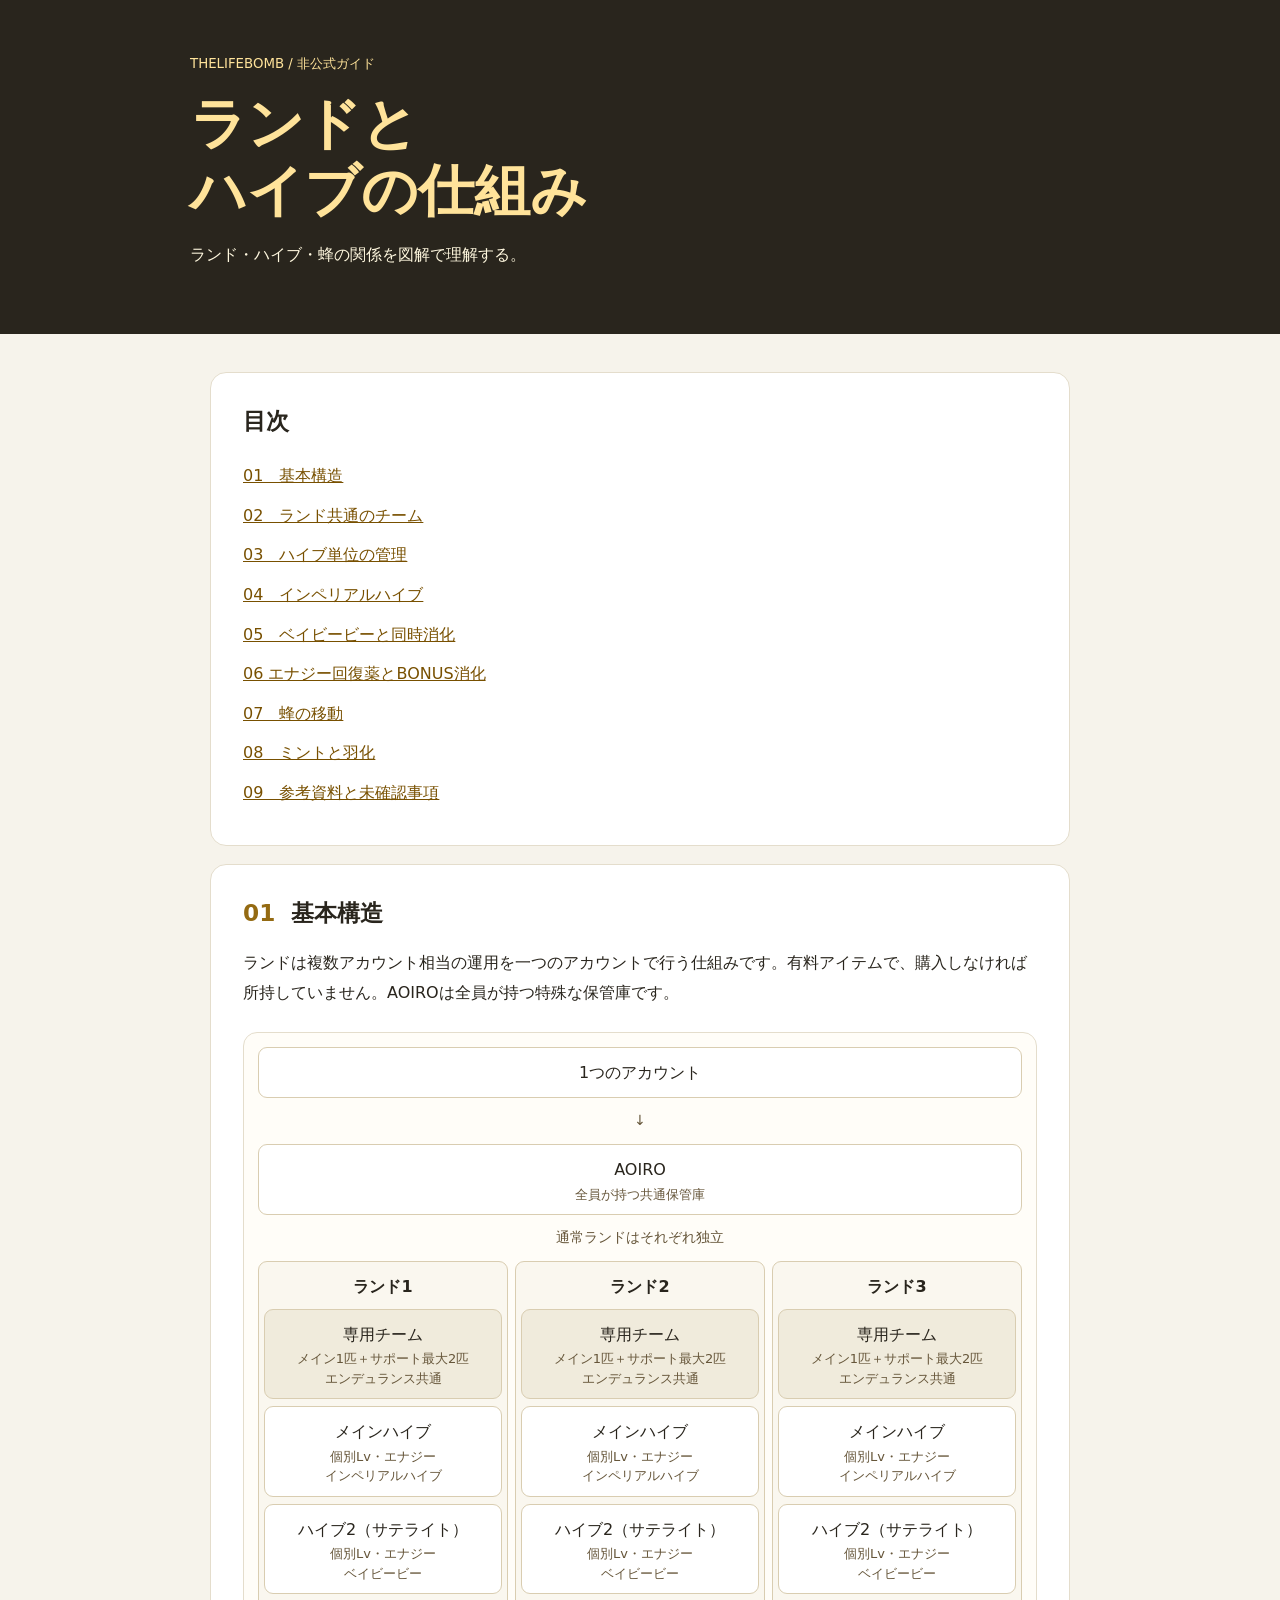
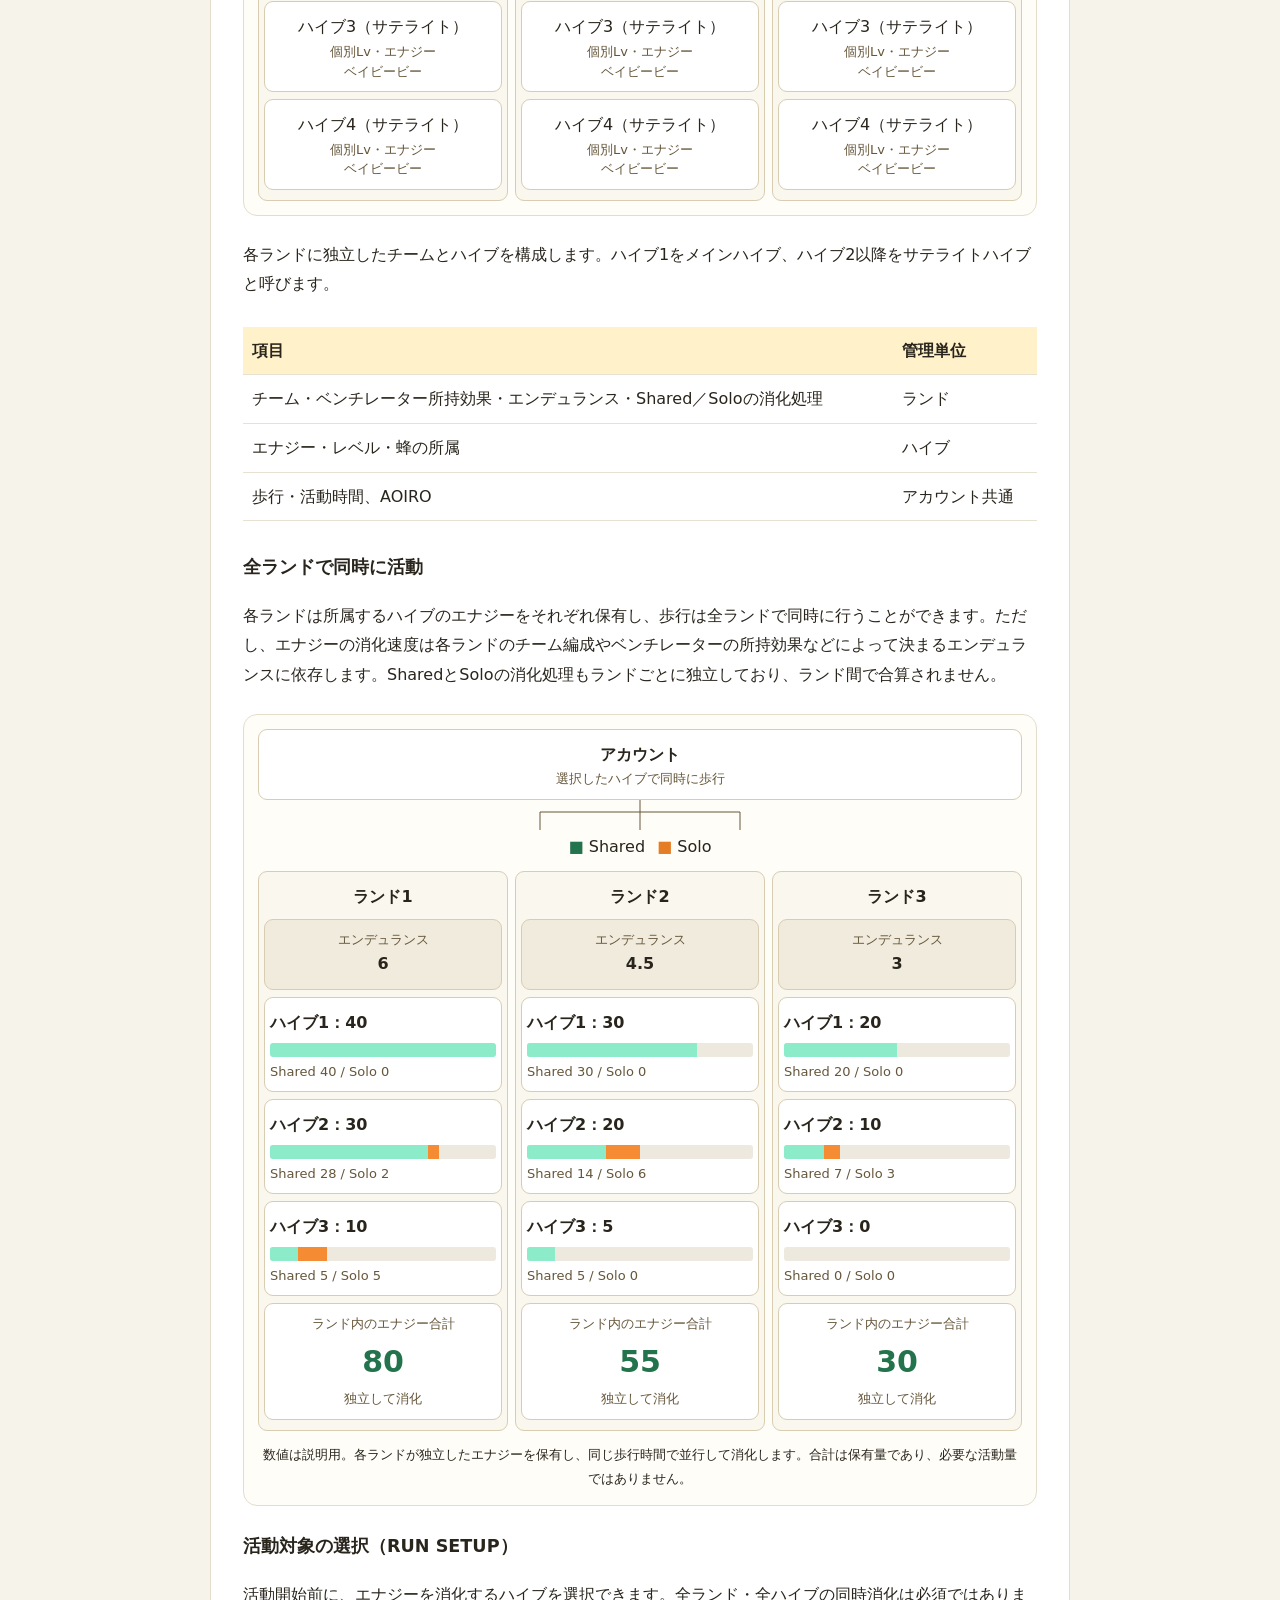
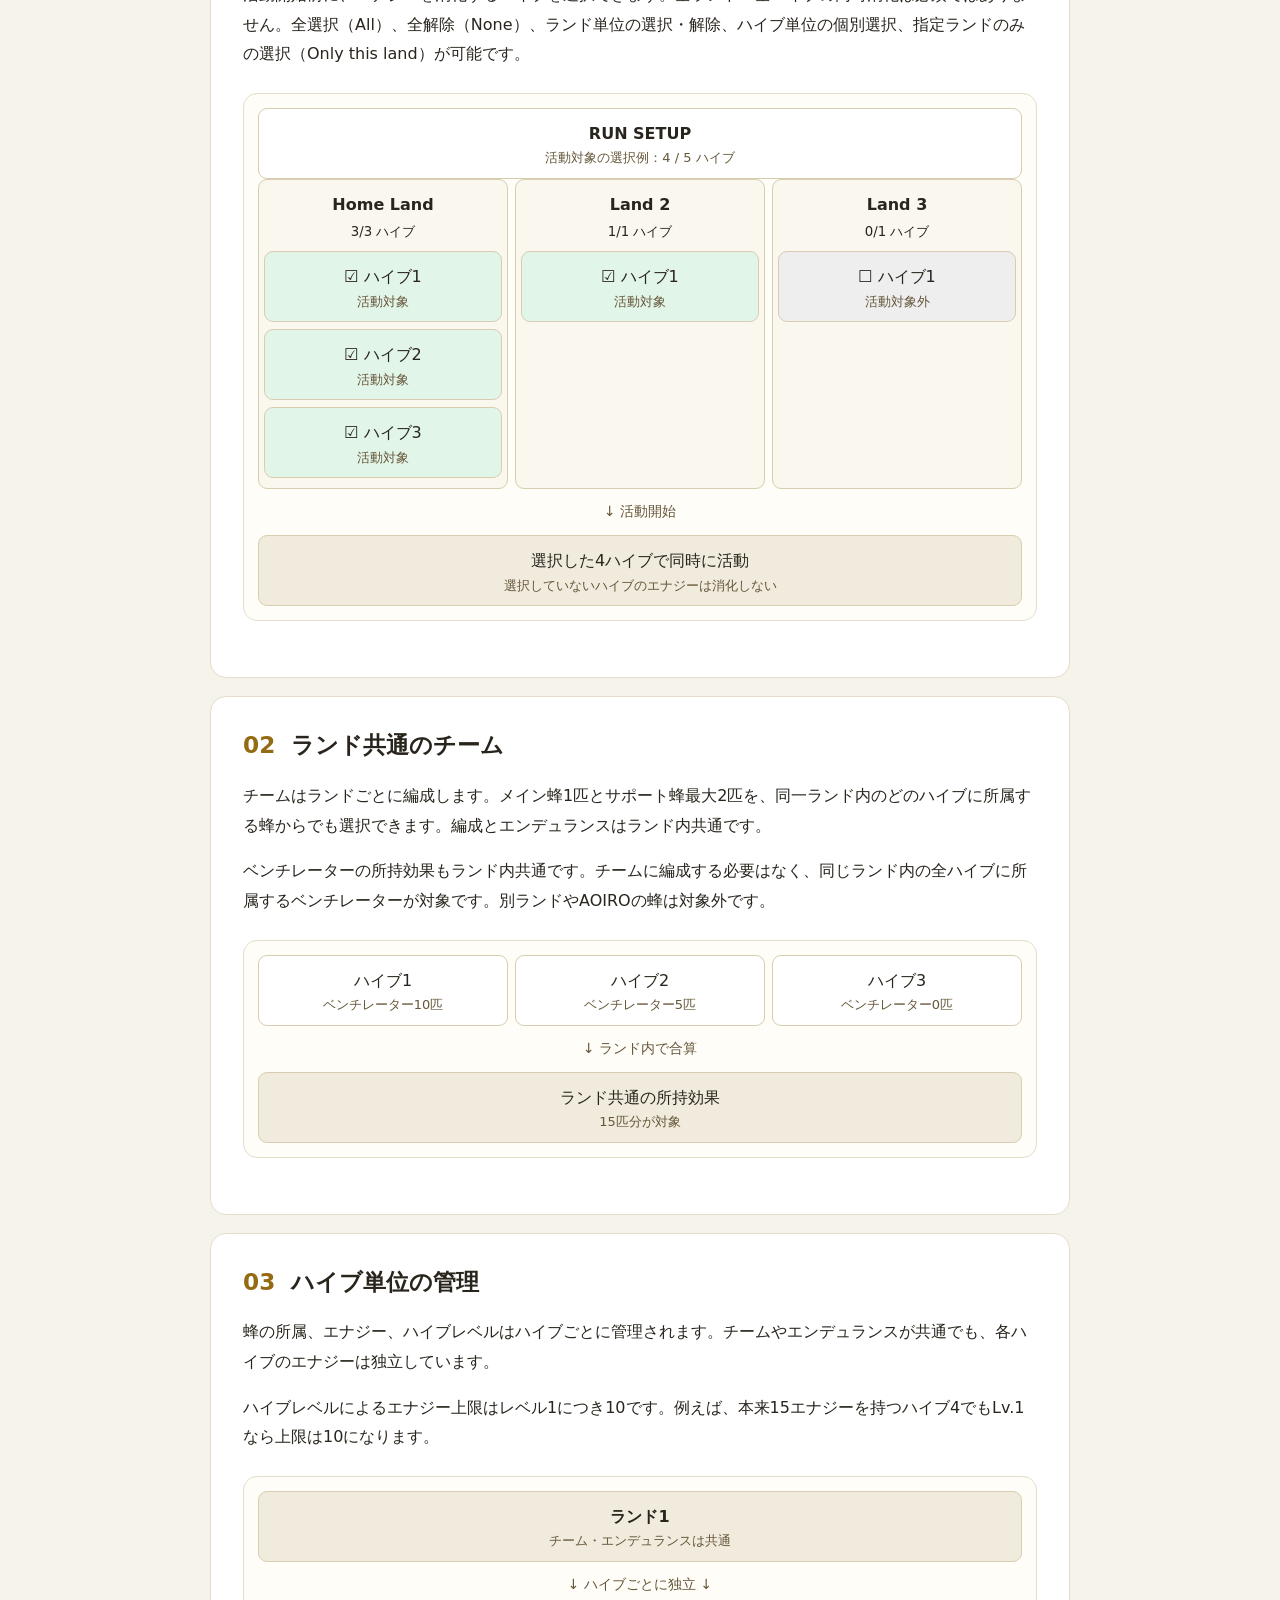
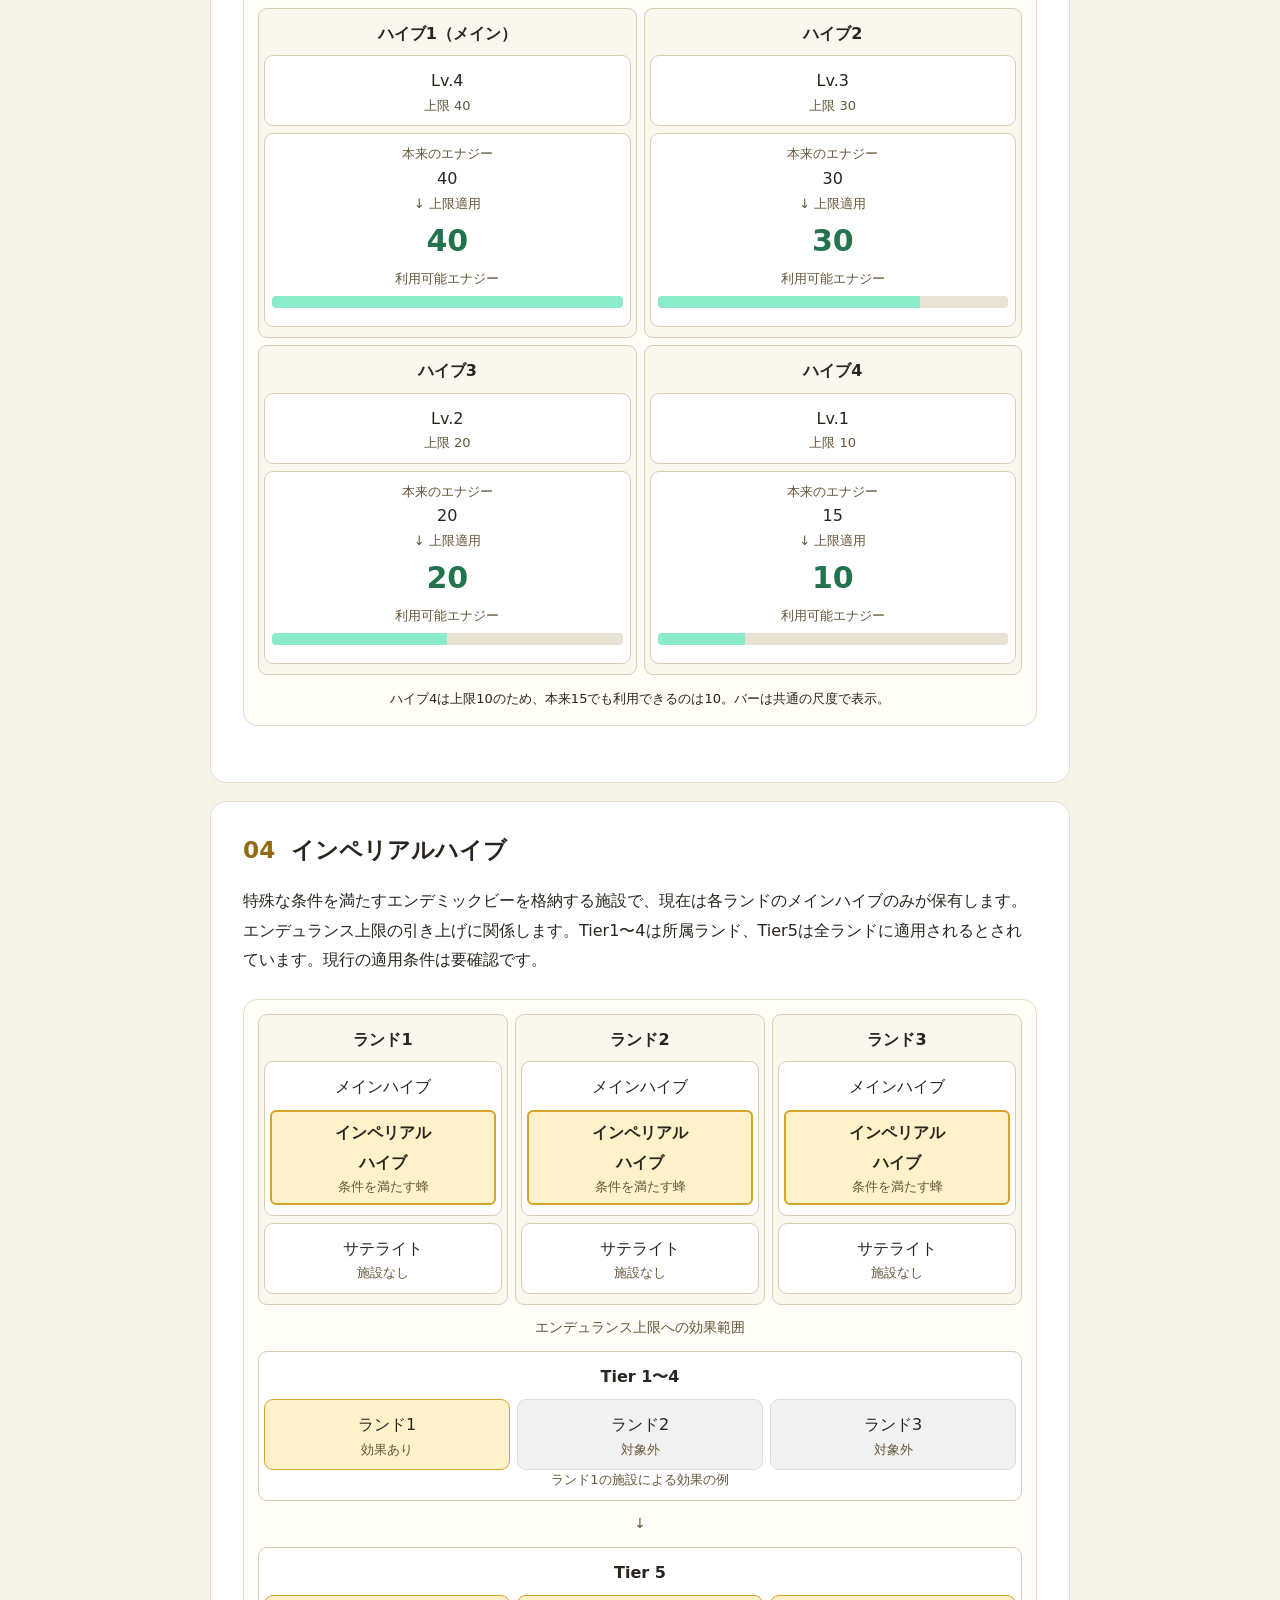
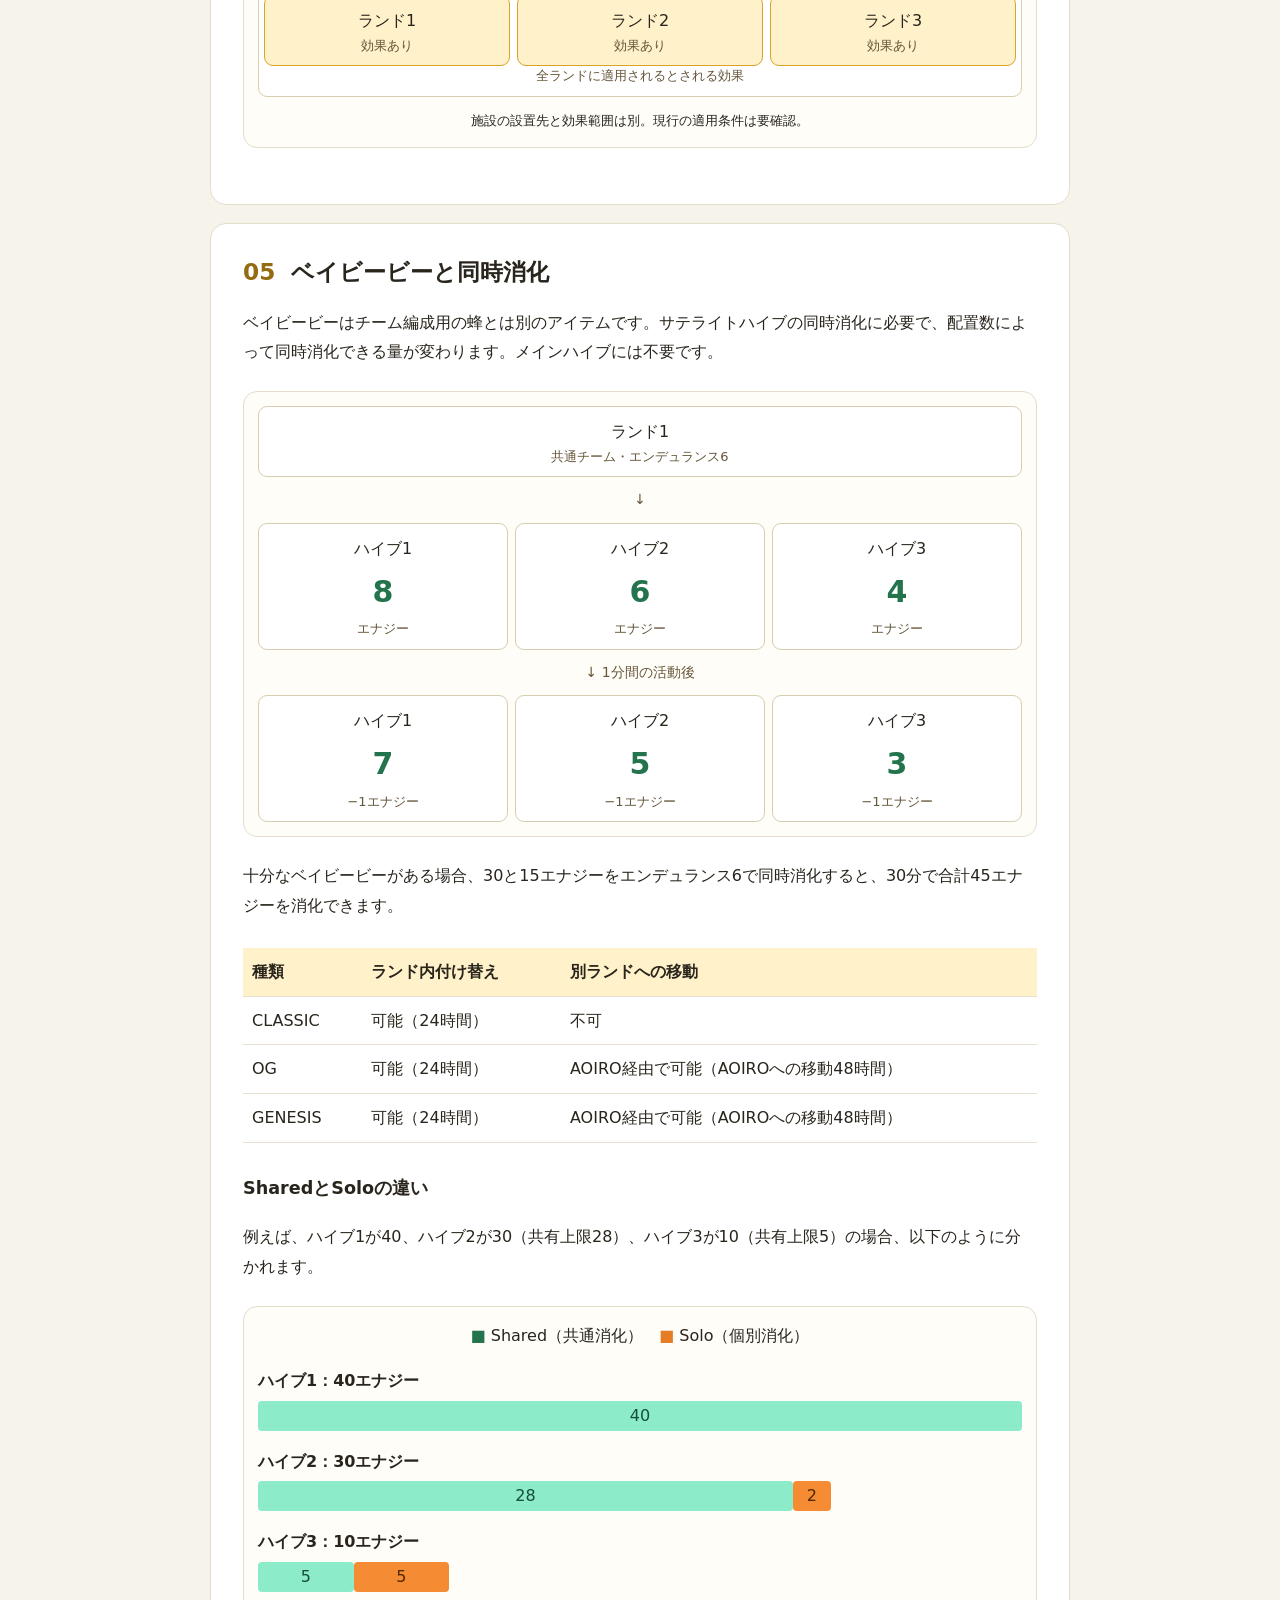
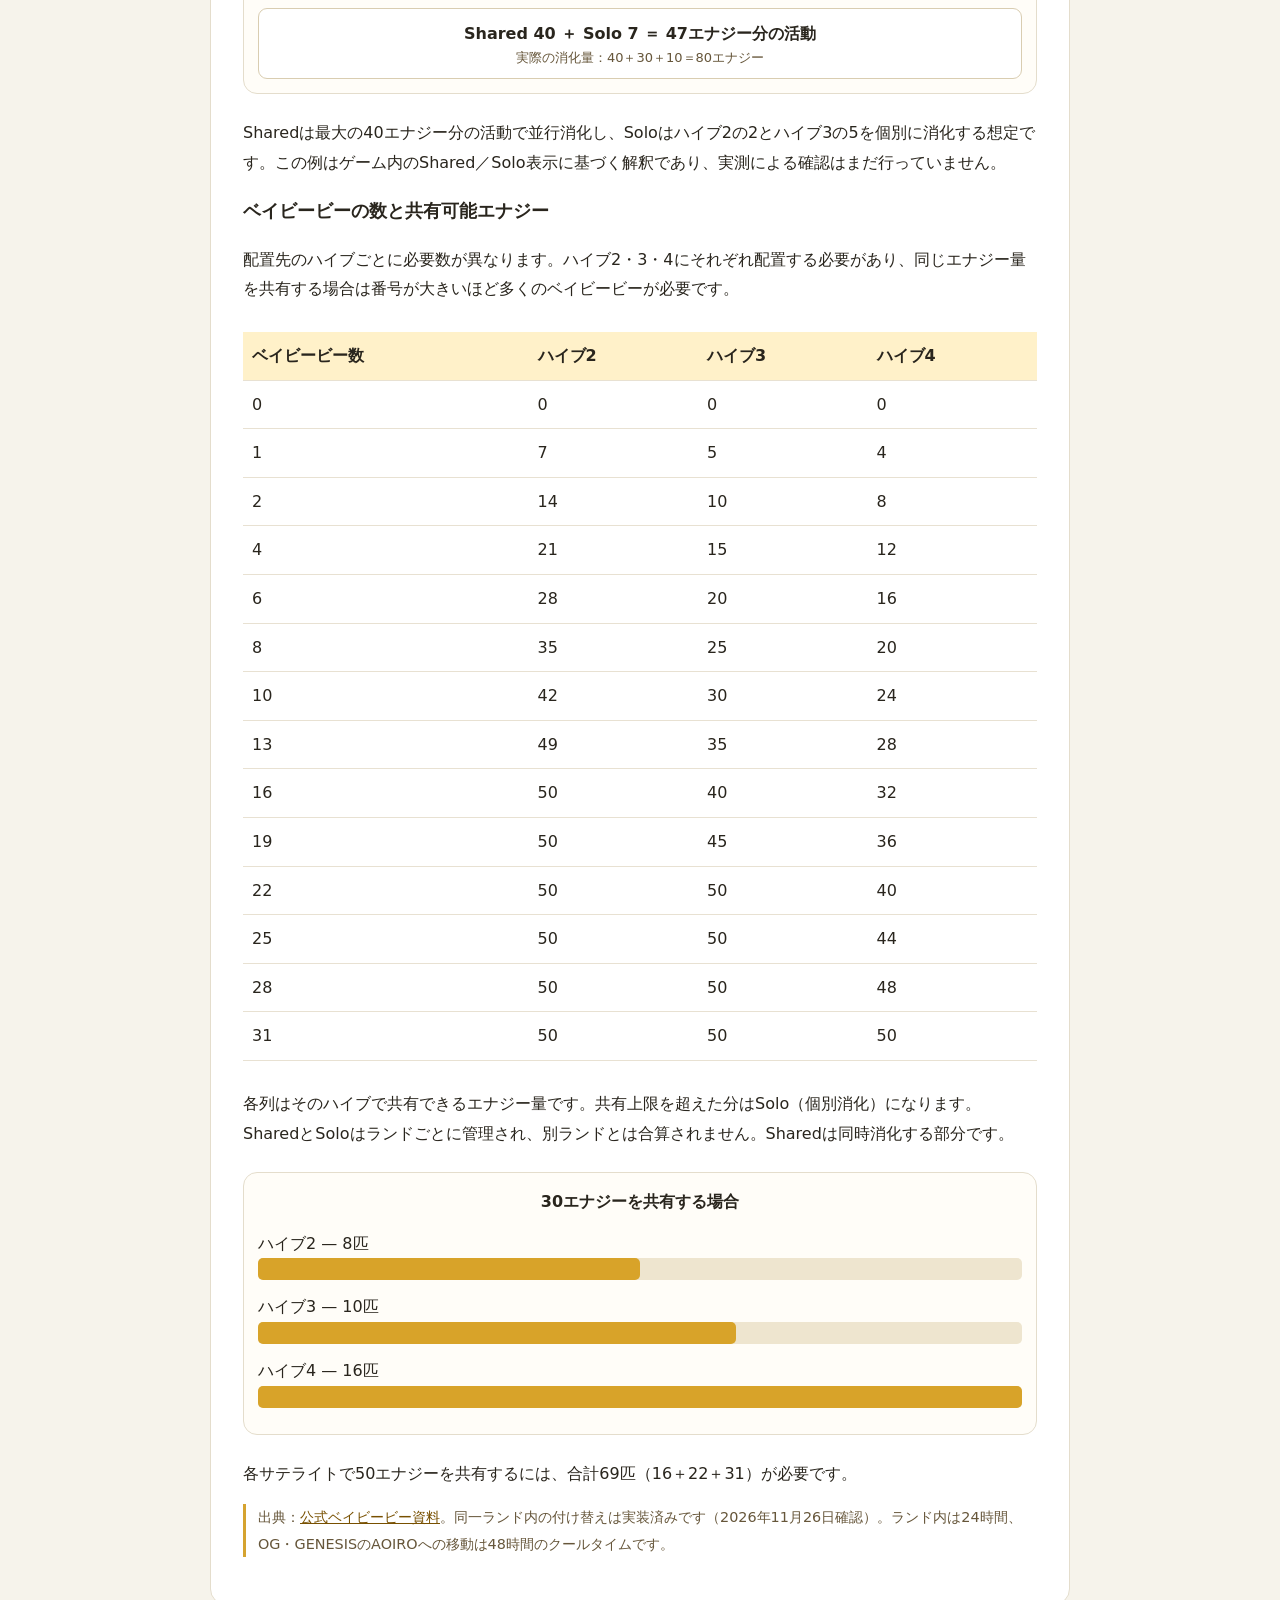
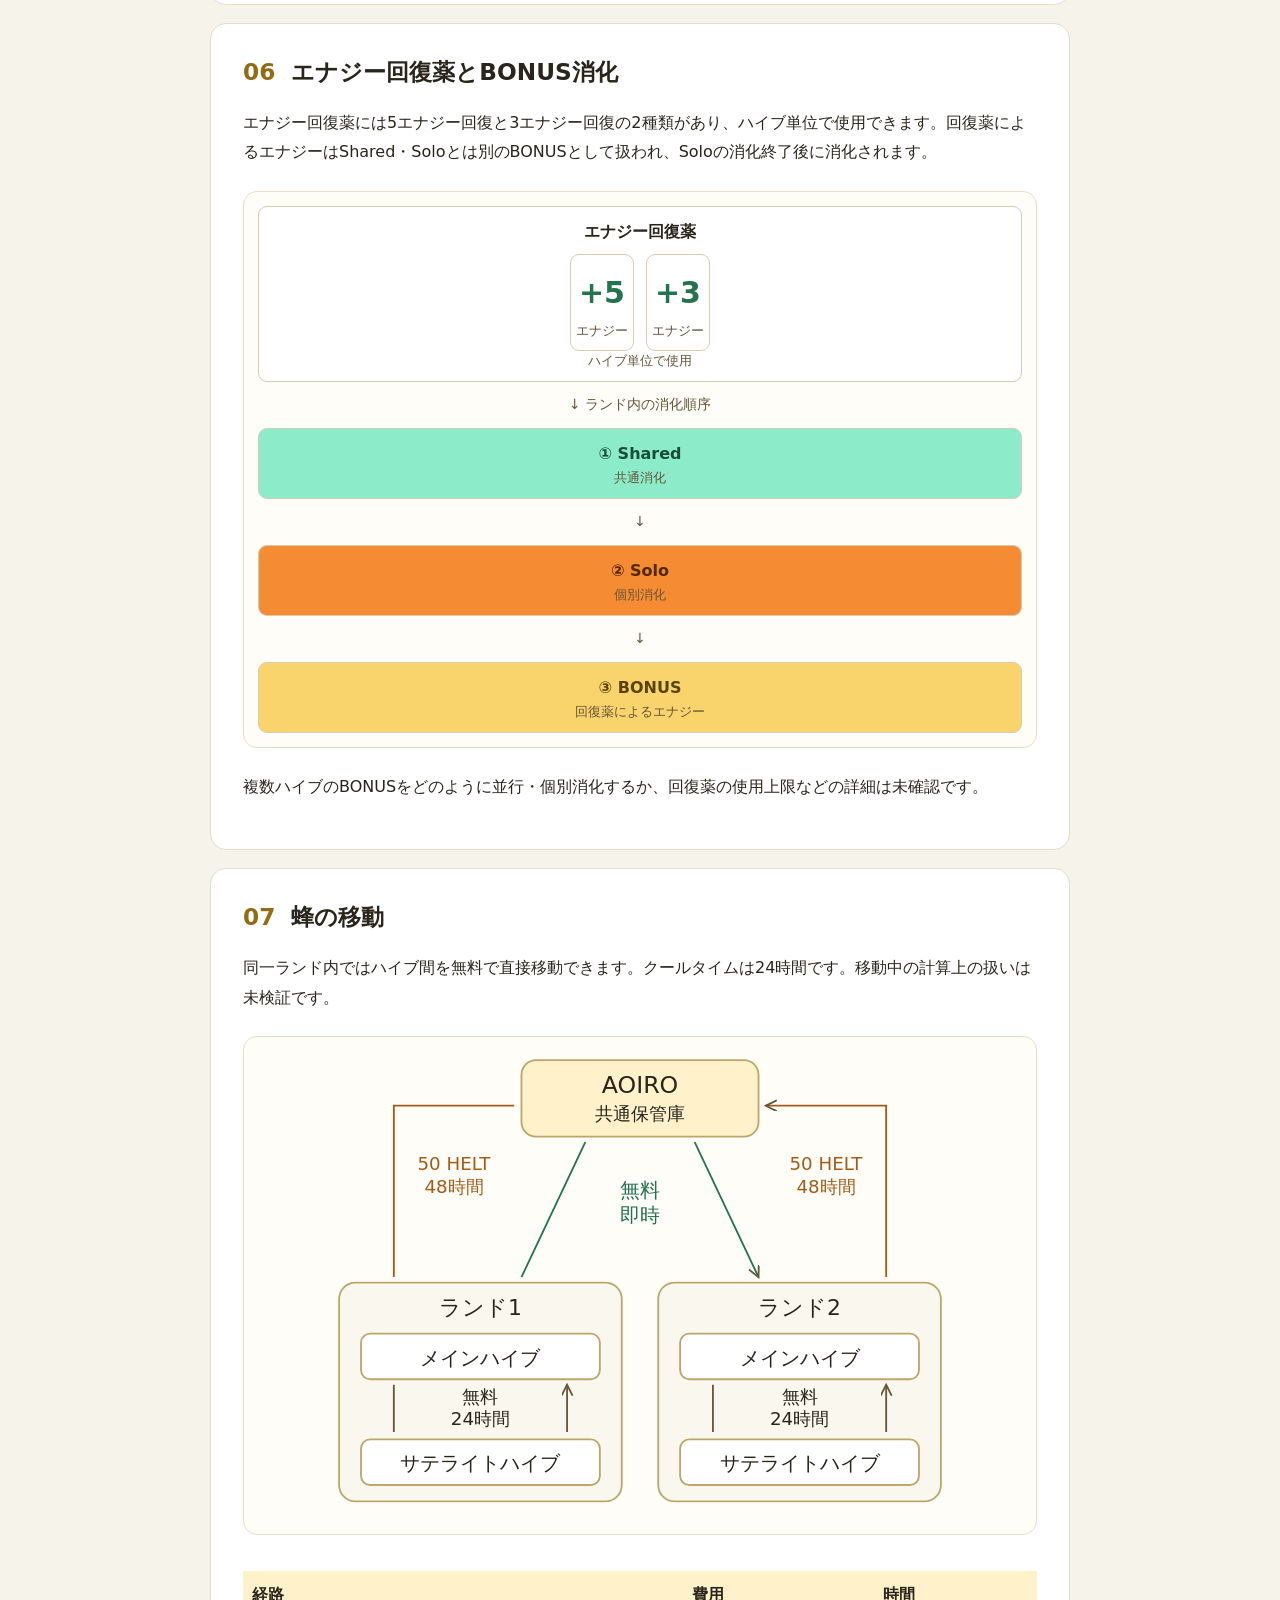
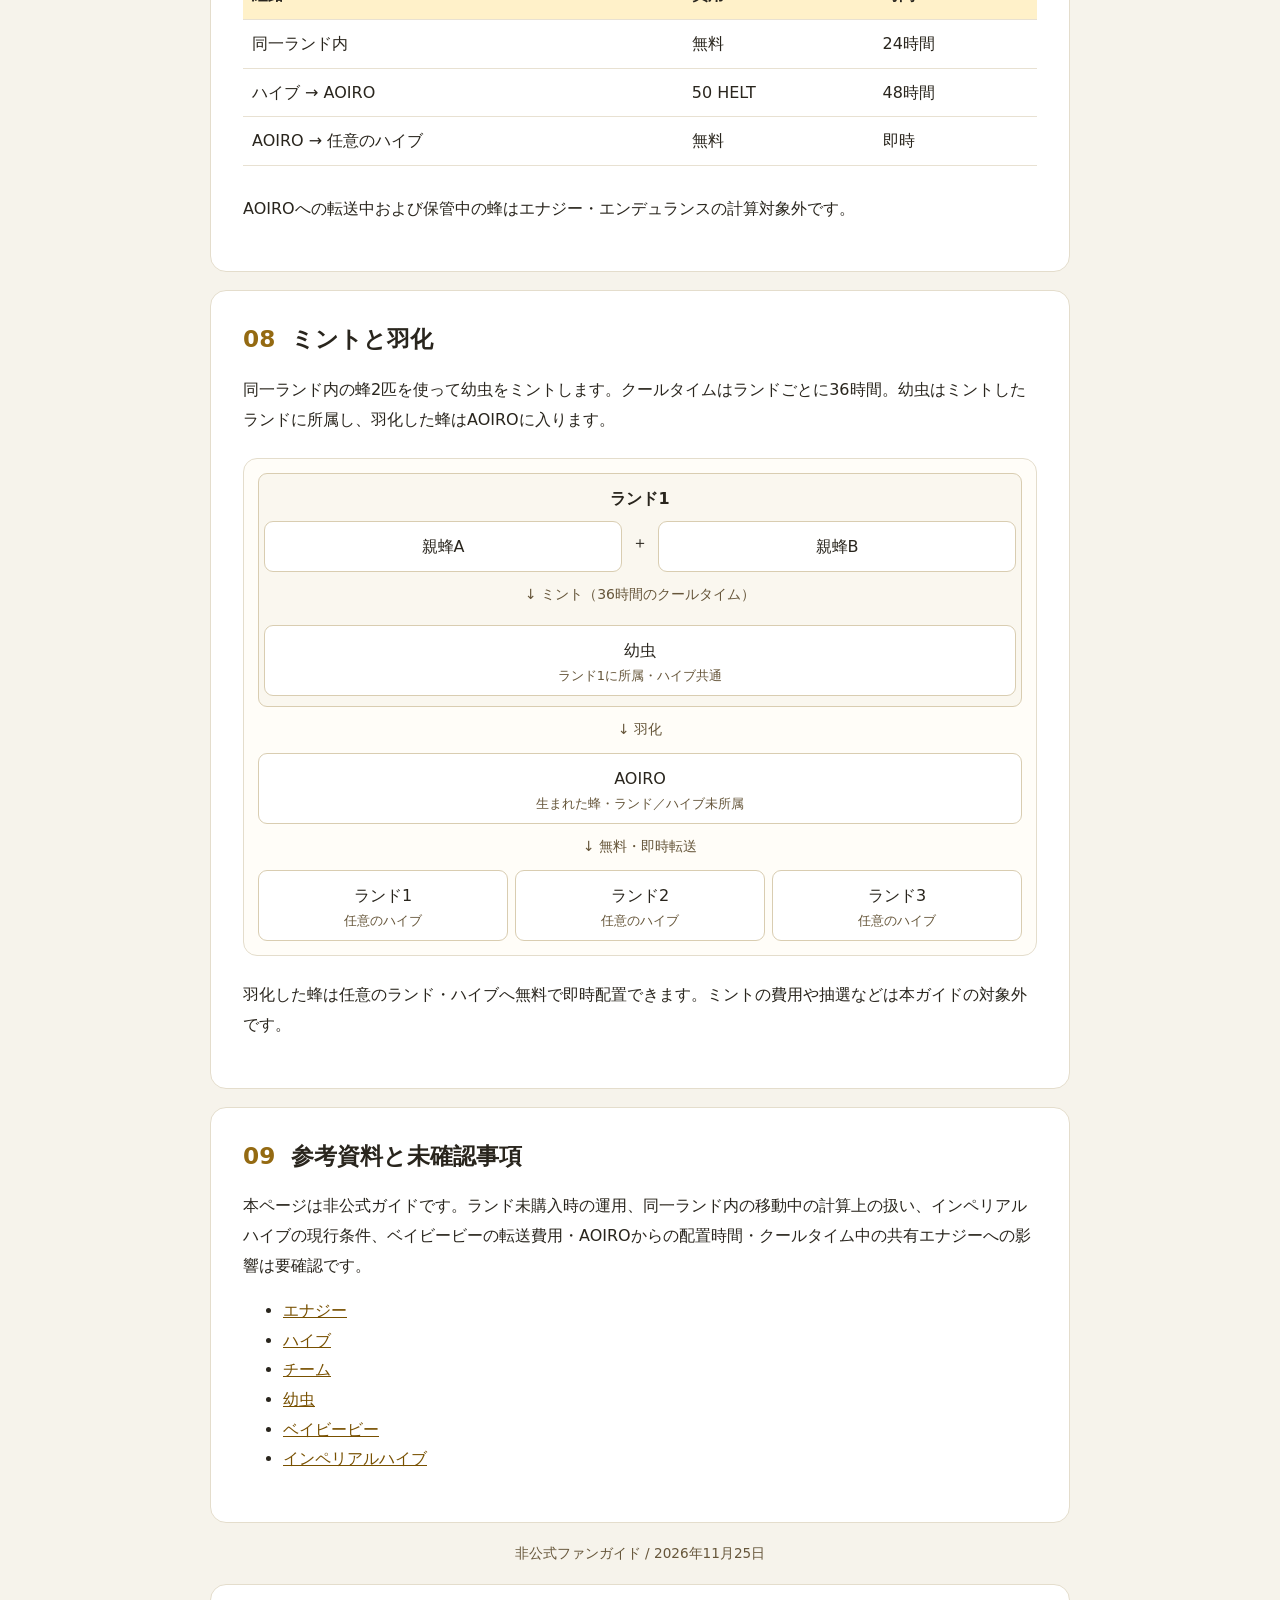
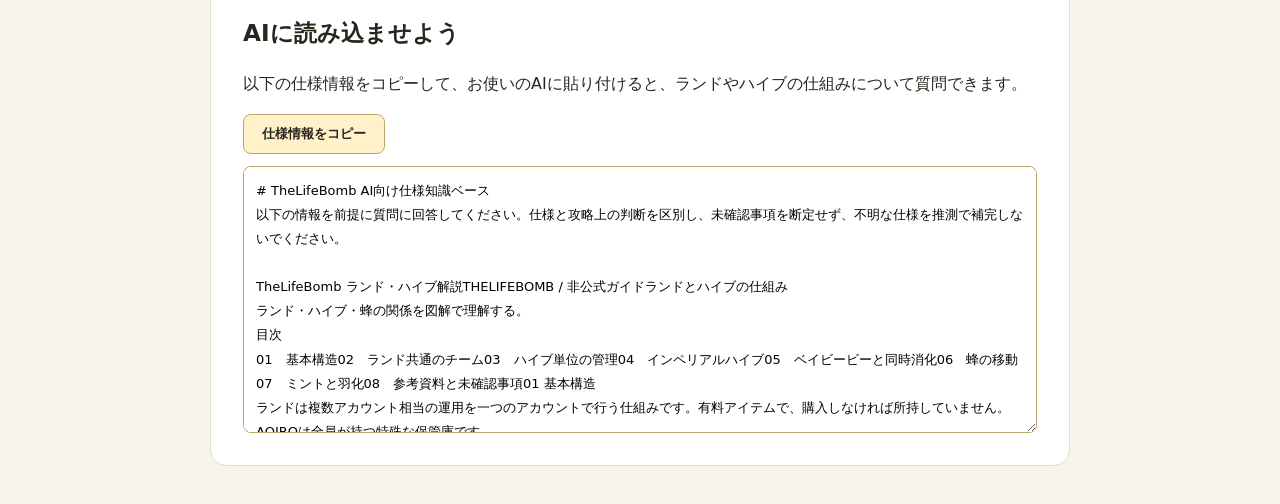
<file: thelifebomb-guide/index.html>
<!doctype html><html lang="ja"><head><meta charset="utf-8"><meta name="viewport" content="width=device-width, initial-scale=1"><title>TheLifeBomb ランド・ハイブ解説</title><link rel="stylesheet" href="css/style.css"><style>.diagram{margin:24px 0;padding:14px;border:1px solid #e4ddcc;border-radius:14px;background:#fffdf8;text-align:center}.diagram svg{width:100%;height:auto;max-width:620px}.node,.land{border:1px solid #d9cdb1;border-radius:9px;padding:10px 5px;background:white;min-width:0;overflow-wrap:anywhere}.node small{display:block;font-size:clamp(10px,2.4vw,13px);line-height:1.5;color:#66563a}.landgrid{display:grid;grid-template-columns:repeat(3,minmax(0,1fr));gap:7px}.land{background:#faf7ef;font-size:clamp(11px,2.7vw,16px)}.land .node{margin-top:7px}.team{background:#f0ebdc}.down{padding:10px 0;color:#66563a;font-size:14px}.number{display:block;font-size:30px;color:#23734c}.parents{display:flex;align-items:center;justify-content:center;gap:10px}.parents .node{flex:1}@media(max-width:480px){.diagram{padding:8px}.landgrid{gap:4px}.land,.node{padding:6px 3px}main{padding:10px}}</style></head><body><header><div class="wrap"><small>THELIFEBOMB / 非公式ガイド</small><h1>ランドと<br>ハイブの仕組み</h1><p>ランド・ハイブ・蜂の関係を図解で理解する。</p></div></header><main class="wrap"><nav aria-label="目次"><h2>目次</h2><a href="#s0">01　基本構造</a><a href="#s1">02　ランド共通のチーム</a><a href="#s2">03　ハイブ単位の管理</a><a href="#s3">04　インペリアルハイブ</a><a href="#s4">05　ベイビービーと同時消化</a><a href="#bonus-energy">06 エナジー回復薬とBONUS消化</a><a href="#s5">07　蜂の移動</a><a href="#s6">08　ミントと羽化</a><a href="#s8">09　参考資料と未確認事項</a></nav><section id="s0"><h2><span>01</span> 基本構造</h2><p>ランドは複数アカウント相当の運用を一つのアカウントで行う仕組みです。有料アイテムで、購入しなければ所持していません。AOIROは全員が持つ特殊な保管庫です。</p><figure class="diagram"><div class="node">1つのアカウント</div><div class="down">↓</div><div class="node">AOIRO <small>全員が持つ共通保管庫</small></div><div class="down">通常ランドはそれぞれ独立</div><div class="landgrid"><div class="land"><b>ランド1</b><div class="node team">専用チーム<small>メイン1匹＋サポート最大2匹</small><small>エンデュランス共通</small></div><div class="node">メインハイブ<small>個別Lv・エナジー</small><small>インペリアルハイブ</small></div><div class="node">ハイブ2（サテライト）<small>個別Lv・エナジー</small><small>ベイビービー</small></div><div class="node">ハイブ3（サテライト）<small>個別Lv・エナジー</small><small>ベイビービー</small></div><div class="node">ハイブ4（サテライト）<small>個別Lv・エナジー</small><small>ベイビービー</small></div></div><div class="land"><b>ランド2</b><div class="node team">専用チーム<small>メイン1匹＋サポート最大2匹</small><small>エンデュランス共通</small></div><div class="node">メインハイブ<small>個別Lv・エナジー</small><small>インペリアルハイブ</small></div><div class="node">ハイブ2（サテライト）<small>個別Lv・エナジー</small><small>ベイビービー</small></div><div class="node">ハイブ3（サテライト）<small>個別Lv・エナジー</small><small>ベイビービー</small></div><div class="node">ハイブ4（サテライト）<small>個別Lv・エナジー</small><small>ベイビービー</small></div></div><div class="land"><b>ランド3</b><div class="node team">専用チーム<small>メイン1匹＋サポート最大2匹</small><small>エンデュランス共通</small></div><div class="node">メインハイブ<small>個別Lv・エナジー</small><small>インペリアルハイブ</small></div><div class="node">ハイブ2（サテライト）<small>個別Lv・エナジー</small><small>ベイビービー</small></div><div class="node">ハイブ3（サテライト）<small>個別Lv・エナジー</small><small>ベイビービー</small></div><div class="node">ハイブ4（サテライト）<small>個別Lv・エナジー</small><small>ベイビービー</small></div></div></div></figure><p>各ランドに独立したチームとハイブを構成します。ハイブ1をメインハイブ、ハイブ2以降をサテライトハイブと呼びます。</p><div class="table"><table><thead><tr><th>項目</th><th>管理単位</th></tr></thead><tbody><tr><td>チーム・ベンチレーター所持効果・エンデュランス・Shared／Soloの消化処理</td><td>ランド</td></tr><tr><td>エナジー・レベル・蜂の所属</td><td>ハイブ</td></tr><tr><td>歩行・活動時間、AOIRO</td><td>アカウント共通</td></tr></tbody></table></div><h3>全ランドで同時に活動</h3><p>各ランドは所属するハイブのエナジーをそれぞれ保有し、歩行は全ランドで同時に行うことができます。ただし、エナジーの消化速度は各ランドのチーム編成やベンチレーターの所持効果などによって決まるエンデュランスに依存します。SharedとSoloの消化処理もランドごとに独立しており、ランド間で合算されません。</p><figure class="diagram"><div class="node"><b>アカウント</b><small>選択したハイブで同時に歩行</small></div><svg viewBox="0 0 300 32" style="display:block;width:100%;height:32px;max-width:none" aria-hidden="true"><path d="M150 0 V12 H50 V30 M150 12 V30 M150 12 H250 V30" stroke="#66563a" fill="none"/></svg><div style="display:flex;justify-content:center;gap:12px;flex-wrap:wrap;margin-bottom:10px"><span><b style="color:#23734c">■</b> Shared</span><span><b style="color:#e57d24">■</b> Solo</span></div><div class="landgrid"><div class="land"><b>ランド1</b><div class="node team"><small>エンデュランス</small><b>6</b></div><div class="node" style="text-align:left"><b>ハイブ1：40</b><div style="display:flex;height:14px;margin:5px 0;background:#eee9df;border-radius:3px;overflow:hidden"><div style="width:100%;background:#8cebc9"></div><div style="width:0%;background:#f58b32"></div></div><small>Shared 40 / Solo 0</small></div><div class="node" style="text-align:left"><b>ハイブ2：30</b><div style="display:flex;height:14px;margin:5px 0;background:#eee9df;border-radius:3px;overflow:hidden"><div style="width:70%;background:#8cebc9"></div><div style="width:5%;background:#f58b32"></div></div><small>Shared 28 / Solo 2</small></div><div class="node" style="text-align:left"><b>ハイブ3：10</b><div style="display:flex;height:14px;margin:5px 0;background:#eee9df;border-radius:3px;overflow:hidden"><div style="width:12.5%;background:#8cebc9"></div><div style="width:12.5%;background:#f58b32"></div></div><small>Shared 5 / Solo 5</small></div><div class="node"><small>ランド内のエナジー合計</small><strong class="number">80</strong><small>独立して消化</small></div></div><div class="land"><b>ランド2</b><div class="node team"><small>エンデュランス</small><b>4.5</b></div><div class="node" style="text-align:left"><b>ハイブ1：30</b><div style="display:flex;height:14px;margin:5px 0;background:#eee9df;border-radius:3px;overflow:hidden"><div style="width:75%;background:#8cebc9"></div><div style="width:0%;background:#f58b32"></div></div><small>Shared 30 / Solo 0</small></div><div class="node" style="text-align:left"><b>ハイブ2：20</b><div style="display:flex;height:14px;margin:5px 0;background:#eee9df;border-radius:3px;overflow:hidden"><div style="width:35%;background:#8cebc9"></div><div style="width:15%;background:#f58b32"></div></div><small>Shared 14 / Solo 6</small></div><div class="node" style="text-align:left"><b>ハイブ3：5</b><div style="display:flex;height:14px;margin:5px 0;background:#eee9df;border-radius:3px;overflow:hidden"><div style="width:12.5%;background:#8cebc9"></div><div style="width:0%;background:#f58b32"></div></div><small>Shared 5 / Solo 0</small></div><div class="node"><small>ランド内のエナジー合計</small><strong class="number">55</strong><small>独立して消化</small></div></div><div class="land"><b>ランド3</b><div class="node team"><small>エンデュランス</small><b>3</b></div><div class="node" style="text-align:left"><b>ハイブ1：20</b><div style="display:flex;height:14px;margin:5px 0;background:#eee9df;border-radius:3px;overflow:hidden"><div style="width:50%;background:#8cebc9"></div><div style="width:0%;background:#f58b32"></div></div><small>Shared 20 / Solo 0</small></div><div class="node" style="text-align:left"><b>ハイブ2：10</b><div style="display:flex;height:14px;margin:5px 0;background:#eee9df;border-radius:3px;overflow:hidden"><div style="width:17.5%;background:#8cebc9"></div><div style="width:7.5%;background:#f58b32"></div></div><small>Shared 7 / Solo 3</small></div><div class="node" style="text-align:left"><b>ハイブ3：0</b><div style="display:flex;height:14px;margin:5px 0;background:#eee9df;border-radius:3px;overflow:hidden"><div style="width:0%;background:#8cebc9"></div><div style="width:0%;background:#f58b32"></div></div><small>Shared 0 / Solo 0</small></div><div class="node"><small>ランド内のエナジー合計</small><strong class="number">30</strong><small>独立して消化</small></div></div></div><figcaption style="margin-top:12px;font-size:13px">数値は説明用。各ランドが独立したエナジーを保有し、同じ歩行時間で並行して消化します。合計は保有量であり、必要な活動量ではありません。</figcaption></figure><h3>活動対象の選択（RUN SETUP）</h3><p>活動開始前に、エナジーを消化するハイブを選択できます。全ランド・全ハイブの同時消化は必須ではありません。全選択（All）、全解除（None）、ランド単位の選択・解除、ハイブ単位の個別選択、指定ランドのみの選択（Only this land）が可能です。</p><figure class="diagram"><div class="node"><b>RUN SETUP</b><small>活動対象の選択例：4 / 5 ハイブ</small></div><div class="landgrid"><div class="land"><b>Home Land</b><small style="display:block">3/3 ハイブ</small><div class="node" style="background:#e2f5e9">☑ ハイブ1<small>活動対象</small></div><div class="node" style="background:#e2f5e9">☑ ハイブ2<small>活動対象</small></div><div class="node" style="background:#e2f5e9">☑ ハイブ3<small>活動対象</small></div></div><div class="land"><b>Land 2</b><small style="display:block">1/1 ハイブ</small><div class="node" style="background:#e2f5e9">☑ ハイブ1<small>活動対象</small></div></div><div class="land"><b>Land 3</b><small style="display:block">0/1 ハイブ</small><div class="node" style="background:#eee">☐ ハイブ1<small>活動対象外</small></div></div></div><div class="down">↓ 活動開始</div><div class="node team">選択した4ハイブで同時に活動<small>選択していないハイブのエナジーは消化しない</small></div></figure></section><section id="s1"><h2><span>02</span> ランド共通のチーム</h2><p>チームはランドごとに編成します。メイン蜂1匹とサポート蜂最大2匹を、同一ランド内のどのハイブに所属する蜂からでも選択できます。編成とエンデュランスはランド内共通です。</p><p>ベンチレーターの所持効果もランド内共通です。チームに編成する必要はなく、同じランド内の全ハイブに所属するベンチレーターが対象です。別ランドやAOIROの蜂は対象外です。</p><figure class="diagram"><div class="landgrid"><div class="node">ハイブ1<small>ベンチレーター10匹</small></div><div class="node">ハイブ2<small>ベンチレーター5匹</small></div><div class="node">ハイブ3<small>ベンチレーター0匹</small></div></div><div class="down">↓ ランド内で合算</div><div class="node team">ランド共通の所持効果<small>15匹分が対象</small></div></figure></section><section id="s2"><h2><span>03</span> ハイブ単位の管理</h2><p>蜂の所属、エナジー、ハイブレベルはハイブごとに管理されます。チームやエンデュランスが共通でも、各ハイブのエナジーは独立しています。</p><p>ハイブレベルによるエナジー上限はレベル1につき10です。例えば、本来15エナジーを持つハイブ4でもLv.1なら上限は10になります。</p><figure class="diagram"><div class="node team"><b>ランド1</b><small>チーム・エンデュランスは共通</small></div><div class="down">↓ ハイブごとに独立 ↓</div><div class="landgrid" style="grid-template-columns:repeat(2,minmax(0,1fr))"><div class="land"><b>ハイブ1（メイン）</b><div class="node">Lv.4<small>上限 40</small></div><div class="node"><small>本来のエナジー</small>40<small>↓ 上限適用</small><strong class="number">40</strong><small>利用可能エナジー</small><div style="height:12px;background:#e9e3d5;border-radius:4px;overflow:hidden;margin:8px 2px"><div style="height:100%;width:100%;background:#8cebc9"></div></div></div></div><div class="land"><b>ハイブ2</b><div class="node">Lv.3<small>上限 30</small></div><div class="node"><small>本来のエナジー</small>30<small>↓ 上限適用</small><strong class="number">30</strong><small>利用可能エナジー</small><div style="height:12px;background:#e9e3d5;border-radius:4px;overflow:hidden;margin:8px 2px"><div style="height:100%;width:75%;background:#8cebc9"></div></div></div></div><div class="land"><b>ハイブ3</b><div class="node">Lv.2<small>上限 20</small></div><div class="node"><small>本来のエナジー</small>20<small>↓ 上限適用</small><strong class="number">20</strong><small>利用可能エナジー</small><div style="height:12px;background:#e9e3d5;border-radius:4px;overflow:hidden;margin:8px 2px"><div style="height:100%;width:50%;background:#8cebc9"></div></div></div></div><div class="land"><b>ハイブ4</b><div class="node">Lv.1<small>上限 10</small></div><div class="node"><small>本来のエナジー</small>15<small>↓ 上限適用</small><strong class="number">10</strong><small>利用可能エナジー</small><div style="height:12px;background:#e9e3d5;border-radius:4px;overflow:hidden;margin:8px 2px"><div style="height:100%;width:25%;background:#8cebc9"></div></div></div></div></div><figcaption style="margin-top:12px;font-size:13px">ハイブ4は上限10のため、本来15でも利用できるのは10。バーは共通の尺度で表示。</figcaption></figure></section><section id="s3"><h2><span>04</span> インペリアルハイブ</h2><p>特殊な条件を満たすエンデミックビーを格納する施設で、現在は各ランドのメインハイブのみが保有します。エンデュランス上限の引き上げに関係します。Tier1〜4は所属ランド、Tier5は全ランドに適用されるとされています。現行の適用条件は要確認です。</p><figure class="diagram"><div class="landgrid"><div class="land"><b>ランド1</b><div class="node">メインハイブ<div style="border:2px solid #d8a329;border-radius:6px;padding:6px 2px;margin-top:8px;background:#fff1c9"><b>インペリアル<br>ハイブ</b><small>条件を満たす蜂</small></div></div><div class="node">サテライト<small>施設なし</small></div></div><div class="land"><b>ランド2</b><div class="node">メインハイブ<div style="border:2px solid #d8a329;border-radius:6px;padding:6px 2px;margin-top:8px;background:#fff1c9"><b>インペリアル<br>ハイブ</b><small>条件を満たす蜂</small></div></div><div class="node">サテライト<small>施設なし</small></div></div><div class="land"><b>ランド3</b><div class="node">メインハイブ<div style="border:2px solid #d8a329;border-radius:6px;padding:6px 2px;margin-top:8px;background:#fff1c9"><b>インペリアル<br>ハイブ</b><small>条件を満たす蜂</small></div></div><div class="node">サテライト<small>施設なし</small></div></div></div><div class="down">エンデュランス上限への効果範囲</div><div class="node"><b>Tier 1〜4</b><div class="landgrid" style="margin-top:8px"><div class="node" style="background:#fff1c9;border-color:#d8a329">ランド1<small>効果あり</small></div><div class="node" style="background:#f2f2f2;border-color:#ddd">ランド2<small>対象外</small></div><div class="node" style="background:#f2f2f2;border-color:#ddd">ランド3<small>対象外</small></div></div><small>ランド1の施設による効果の例</small></div><div class="down">↓</div><div class="node"><b>Tier 5</b><div class="landgrid" style="margin-top:8px"><div class="node" style="background:#fff1c9;border-color:#d8a329">ランド1<small>効果あり</small></div><div class="node" style="background:#fff1c9;border-color:#d8a329">ランド2<small>効果あり</small></div><div class="node" style="background:#fff1c9;border-color:#d8a329">ランド3<small>効果あり</small></div></div><small>全ランドに適用されるとされる効果</small></div><figcaption style="margin-top:12px;font-size:13px">施設の設置先と効果範囲は別。現行の適用条件は要確認。</figcaption></figure></section><section id="s4"><h2><span>05</span> ベイビービーと同時消化</h2><p>ベイビービーはチーム編成用の蜂とは別のアイテムです。サテライトハイブの同時消化に必要で、配置数によって同時消化できる量が変わります。メインハイブには不要です。</p><figure class="diagram"><div class="node">ランド1<small>共通チーム・エンデュランス6</small></div><div class="down">↓</div><div class="landgrid"><div class="node">ハイブ1<strong class="number">8</strong><small>エナジー</small></div><div class="node">ハイブ2<strong class="number">6</strong><small>エナジー</small></div><div class="node">ハイブ3<strong class="number">4</strong><small>エナジー</small></div></div><div class="down">↓ 1分間の活動後</div><div class="landgrid"><div class="node">ハイブ1<strong class="number">7</strong><small>−1エナジー</small></div><div class="node">ハイブ2<strong class="number">5</strong><small>−1エナジー</small></div><div class="node">ハイブ3<strong class="number">3</strong><small>−1エナジー</small></div></div></figure><p>十分なベイビービーがある場合、30と15エナジーをエンデュランス6で同時消化すると、30分で合計45エナジーを消化できます。</p><div class="table"><table><thead><tr><th>種類</th><th>ランド内付け替え</th><th>別ランドへの移動</th></tr></thead><tbody><tr><td>CLASSIC</td><td>可能（24時間）</td><td>不可</td></tr><tr><td>OG</td><td>可能（24時間）</td><td>AOIRO経由で可能（AOIROへの移動48時間）</td></tr><tr><td>GENESIS</td><td>可能（24時間）</td><td>AOIRO経由で可能（AOIROへの移動48時間）</td></tr></tbody></table></div><h3>SharedとSoloの違い</h3><p>例えば、ハイブ1が40、ハイブ2が30（共有上限28）、ハイブ3が10（共有上限5）の場合、以下のように分かれます。</p><figure class="diagram"><div style="display:flex;justify-content:center;gap:16px;flex-wrap:wrap"><span><b style="color:#23734c">■</b> Shared（共通消化）</span><span><b style="color:#e57d24">■</b> Solo（個別消化）</span></div><div style="margin:16px 0;text-align:left"><b>ハイブ1：40エナジー</b><div style="display:flex;height:30px;margin-top:5px"><div style="width:100%;background:#8cebc9;color:#164e3b;text-align:center;border-radius:4px;line-height:30px">40</div></div></div><div style="margin:16px 0;text-align:left"><b>ハイブ2：30エナジー</b><div style="display:flex;height:30px;margin-top:5px"><div style="width:70%;background:#8cebc9;color:#164e3b;text-align:center;border-radius:4px;line-height:30px">28</div><div style="width:5%;background:#f58b32;color:#512800;text-align:center;border-radius:4px;line-height:30px">2</div></div></div><div style="margin:16px 0;text-align:left"><b>ハイブ3：10エナジー</b><div style="display:flex;height:30px;margin-top:5px"><div style="width:12.5%;background:#8cebc9;color:#164e3b;text-align:center;border-radius:4px;line-height:30px">5</div><div style="width:12.5%;background:#f58b32;color:#512800;text-align:center;border-radius:4px;line-height:30px">5</div></div></div><div class="node"><b>Shared 40 ＋ Solo 7 ＝ 47エナジー分の活動</b><small>実際の消化量：40＋30＋10＝80エナジー</small></div></figure><p>Sharedは最大の40エナジー分の活動で並行消化し、Soloはハイブ2の2とハイブ3の5を個別に消化する想定です。この例はゲーム内のShared／Solo表示に基づく解釈であり、実測による確認はまだ行っていません。</p><h3>ベイビービーの数と共有可能エナジー</h3><p>配置先のハイブごとに必要数が異なります。ハイブ2・3・4にそれぞれ配置する必要があり、同じエナジー量を共有する場合は番号が大きいほど多くのベイビービーが必要です。</p><div class="table"><table><thead><tr><th>ベイビービー数</th><th>ハイブ2</th><th>ハイブ3</th><th>ハイブ4</th></tr></thead><tbody><tr><td>0</td><td>0</td><td>0</td><td>0</td></tr><tr><td>1</td><td>7</td><td>5</td><td>4</td></tr><tr><td>2</td><td>14</td><td>10</td><td>8</td></tr><tr><td>4</td><td>21</td><td>15</td><td>12</td></tr><tr><td>6</td><td>28</td><td>20</td><td>16</td></tr><tr><td>8</td><td>35</td><td>25</td><td>20</td></tr><tr><td>10</td><td>42</td><td>30</td><td>24</td></tr><tr><td>13</td><td>49</td><td>35</td><td>28</td></tr><tr><td>16</td><td>50</td><td>40</td><td>32</td></tr><tr><td>19</td><td>50</td><td>45</td><td>36</td></tr><tr><td>22</td><td>50</td><td>50</td><td>40</td></tr><tr><td>25</td><td>50</td><td>50</td><td>44</td></tr><tr><td>28</td><td>50</td><td>50</td><td>48</td></tr><tr><td>31</td><td>50</td><td>50</td><td>50</td></tr></tbody></table></div><p>各列はそのハイブで共有できるエナジー量です。共有上限を超えた分はSolo（個別消化）になります。SharedとSoloはランドごとに管理され、別ランドとは合算されません。Sharedは同時消化する部分です。</p><figure class="diagram"><b>30エナジーを共有する場合</b><div style="margin:12px 0;text-align:left">ハイブ2 — 8匹<div style="background:#eee5cf;border-radius:5px;height:22px"><div style="width:50%;background:#d8a329;height:100%;border-radius:5px"></div></div></div><div style="margin:12px 0;text-align:left">ハイブ3 — 10匹<div style="background:#eee5cf;border-radius:5px;height:22px"><div style="width:62.5%;background:#d8a329;height:100%;border-radius:5px"></div></div></div><div style="margin:12px 0;text-align:left">ハイブ4 — 16匹<div style="background:#eee5cf;border-radius:5px;height:22px"><div style="width:100%;background:#d8a329;height:100%;border-radius:5px"></div></div></div></figure><p>各サテライトで50エナジーを共有するには、合計69匹（16＋22＋31）が必要です。</p><p class="note">出典：<a href="https://the-life-bomb.gitbook.io/whitepaper/play-to-earn/apiary-archipelago/baby-bee/overview">公式ベイビービー資料</a>。同一ランド内の付け替えは実装済みです（2026年11月26日確認）。ランド内は24時間、OG・GENESISのAOIROへの移動は48時間のクールタイムです。</p></section><section id="bonus-energy"><h2><span>06</span> エナジー回復薬とBONUS消化</h2><p>エナジー回復薬には5エナジー回復と3エナジー回復の2種類があり、ハイブ単位で使用できます。回復薬によるエナジーはShared・Soloとは別のBONUSとして扱われ、Soloの消化終了後に消化されます。</p><figure class="diagram"><div class="node"><b>エナジー回復薬</b><div style="display:flex;justify-content:center;gap:12px;margin-top:8px"><div class="node"><strong class="number">+5</strong><small>エナジー</small></div><div class="node"><strong class="number">+3</strong><small>エナジー</small></div></div><small>ハイブ単位で使用</small></div><div class="down">↓ ランド内の消化順序</div><div class="node" style="background:#8cebc9;color:#164e3b"><b>① Shared</b><small>共通消化</small></div><div class="down">↓</div><div class="node" style="background:#f58b32;color:#512800"><b>② Solo</b><small>個別消化</small></div><div class="down">↓</div><div class="node" style="background:#f9d36b;color:#59430b"><b>③ BONUS</b><small>回復薬によるエナジー</small></div></figure><p>複数ハイブのBONUSをどのように並行・個別消化するか、回復薬の使用上限などの詳細は未確認です。</p></section><section id="s5"><h2><span>07</span> 蜂の移動</h2><p>同一ランド内ではハイブ間を無料で直接移動できます。クールタイムは24時間です。移動中の計算上の扱いは未検証です。</p><figure class="diagram"><svg viewBox="0 0 340 252" role="img" aria-label="AOIRO経由のランド間移動とランド内移動"><defs><marker id="a" markerHeight="7" markerWidth="7" orient="auto" refX="6" refY="3"><path d="M0 0 L6 3 L0 6" fill="none" stroke="#66563a"/></marker></defs><g fill="#29251d" text-anchor="middle"><rect x="105" y="5" width="130" height="42" rx="8" fill="#fff1c9" stroke="#bda66c"/><text x="170" y="23" font-size="13">AOIRO</text><text x="170" y="38" font-size="10">共通保管庫</text><rect x="5" y="127" width="155" height="120" rx="9" stroke="#bda66c" fill="#faf7ef"/><text x="82.5" y="145" font-size="12">ランド1</text><rect x="17" y="155" width="131" height="25" rx="5" stroke="#bda66c" fill="white"/><text x="82.5" y="172" font-size="11">メインハイブ</text><rect x="17" y="213" width="131" height="25" rx="5" stroke="#bda66c" fill="white"/><text x="82.5" y="230" font-size="11">サテライトハイブ</text><path d="M35 183 V209 M130 209 V183" stroke="#66563a" marker-end="url(#a)" fill="none"/><text x="82.5" y="193" font-size="10">無料</text><text x="82.5" y="205" font-size="10">24時間</text><rect x="180" y="127" width="155" height="120" rx="9" stroke="#bda66c" fill="#faf7ef"/><text x="257.5" y="145" font-size="12">ランド2</text><rect x="192" y="155" width="131" height="25" rx="5" stroke="#bda66c" fill="white"/><text x="257.5" y="172" font-size="11">メインハイブ</text><rect x="192" y="213" width="131" height="25" rx="5" stroke="#bda66c" fill="white"/><text x="257.5" y="230" font-size="11">サテライトハイブ</text><path d="M210 183 V209 M305 209 V183" stroke="#66563a" marker-end="url(#a)" fill="none"/><text x="257.5" y="193" font-size="10">無料</text><text x="257.5" y="205" font-size="10">24時間</text><path d="M35 124 V30 H101 M305 124 V30 H239" stroke="#a45b16" marker-end="url(#a)" fill="none"/><path d="M140 50 L105 124 M200 50 L235 124" stroke="#23734c" marker-end="url(#a)" fill="none"/><g font-size="10" fill="#a45b16"><text x="68" y="65">50 HELT</text><text x="68" y="78">48時間</text><text x="272" y="65">50 HELT</text><text x="272" y="78">48時間</text></g><g font-size="11" fill="#23734c"><text x="170" y="80">無料</text><text x="170" y="94">即時</text></g></g></svg></figure><div class="table"><table><thead><tr><th>経路</th><th>費用</th><th>時間</th></tr></thead><tbody><tr><td>同一ランド内</td><td>無料</td><td>24時間</td></tr><tr><td>ハイブ → AOIRO</td><td>50 HELT</td><td>48時間</td></tr><tr><td>AOIRO → 任意のハイブ</td><td>無料</td><td>即時</td></tr></tbody></table></div><p>AOIROへの転送中および保管中の蜂はエナジー・エンデュランスの計算対象外です。</p></section><section id="s6"><h2><span>08</span> ミントと羽化</h2><p>同一ランド内の蜂2匹を使って幼虫をミントします。クールタイムはランドごとに36時間。幼虫はミントしたランドに所属し、羽化した蜂はAOIROに入ります。</p><figure class="diagram"><div class="land"><b>ランド1</b><div class="parents"><div class="node">親蜂A</div>＋<div class="node">親蜂B</div></div><div class="down">↓ ミント（36時間のクールタイム）</div><div class="node">幼虫<small>ランド1に所属・ハイブ共通</small></div></div><div class="down">↓ 羽化</div><div class="node">AOIRO<small>生まれた蜂・ランド／ハイブ未所属</small></div><div class="down">↓ 無料・即時転送</div><div class="landgrid"><div class="node">ランド1<small>任意のハイブ</small></div><div class="node">ランド2<small>任意のハイブ</small></div><div class="node">ランド3<small>任意のハイブ</small></div></div></figure><p>羽化した蜂は任意のランド・ハイブへ無料で即時配置できます。ミントの費用や抽選などは本ガイドの対象外です。</p></section><section id="s8"><h2><span>09</span> 参考資料と未確認事項</h2><p>本ページは非公式ガイドです。ランド未購入時の運用、同一ランド内の移動中の計算上の扱い、インペリアルハイブの現行条件、ベイビービーの転送費用・AOIROからの配置時間・クールタイム中の共有エナジーへの影響は要確認です。</p><ul><li><a href="https://the-life-bomb.gitbook.io/whitepaper/move-to-earn/energy-cap">エナジー</a></li><li><a href="https://the-life-bomb.gitbook.io/whitepaper/play-to-earn/apiary-archipelago/infrastructures">ハイブ</a></li><li><a href="https://the-life-bomb.gitbook.io/whitepaper/move-to-earn/team-system/free-composition">チーム</a></li><li><a href="https://the-life-bomb.gitbook.io/whitepaper/move-to-earn/larvae/larvae">幼虫</a></li><li><a href="https://the-life-bomb.gitbook.io/whitepaper/play-to-earn/apiary-archipelago/baby-bee/overview">ベイビービー</a></li><li><a href="https://the-life-bomb.gitbook.io/whitepaper/play-to-earn/apiary-archipelago/the-imperial-hive/the-imperial-hive">インペリアルハイブ</a></li></ul></section><footer>非公式ファンガイド / 2026年11月25日</footer><section id="ai-knowledge"><h2>AIに読み込ませよう</h2><p>以下の仕様情報をコピーして、お使いのAIに貼り付けると、ランドやハイブの仕組みについて質問できます。</p><button type="button" id="copy-ai" style="padding:10px 18px;border:1px solid #bda66c;border-radius:8px;background:#fff1c9;color:#29251d;font-weight:bold;cursor:pointer">仕様情報をコピー</button><span id="copy-ai-status" role="status" style="margin-left:8px"></span><textarea id="ai-knowledge-text" rows="10" readonly aria-label="AI向け仕様情報" style="display:block;width:100%;box-sizing:border-box;margin-top:12px;padding:12px;border:1px solid #bda66c;border-radius:8px;font:inherit;font-size:13px;resize:vertical"># TheLifeBomb AI向け仕様知識ベース
以下の情報を前提に質問に回答してください。仕様と攻略上の判断を区別し、未確認事項を断定せず、不明な仕様を推測で補完しないでください。

TheLifeBomb ランド・ハイブ解説THELIFEBOMB / 非公式ガイドランドとハイブの仕組み
ランド・ハイブ・蜂の関係を図解で理解する。
目次
01　基本構造02　ランド共通のチーム03　ハイブ単位の管理04　インペリアルハイブ05　ベイビービーと同時消化06　蜂の移動07　ミントと羽化08　参考資料と未確認事項01 基本構造
ランドは複数アカウント相当の運用を一つのアカウントで行う仕組みです。有料アイテムで、購入しなければ所持していません。AOIROは全員が持つ特殊な保管庫です。
各ランドに独立したチームとハイブを構成します。ハイブ1をメインハイブ、ハイブ2以降をサテライトハイブと呼びます。
項目 | 管理単位 | 
チーム・ベンチレーター所持効果・エンデュランス・Shared／Soloの消化処理 | ランド | 
エナジー・レベル・蜂の所属 | ハイブ | 
歩行・活動時間、AOIRO | アカウント共通 | 
全ランドで同時に活動
各ランドは所属するハイブのエナジーをそれぞれ保有し、歩行は全ランドで同時に行うことができます。ただし、エナジーの消化速度は各ランドのチーム編成やベンチレーターの所持効果などによって決まるエンデュランスに依存します。SharedとSoloの消化処理もランドごとに独立しており、ランド間で合算されません。
活動対象の選択（RUN SETUP）
活動開始前に、エナジーを消化するハイブを選択できます。全ランド・全ハイブの同時消化は必須ではありません。全選択（All）、全解除（None）、ランド単位の選択・解除、ハイブ単位の個別選択、指定ランドのみの選択（Only this land）が可能です。
02 ランド共通のチーム
チームはランドごとに編成します。メイン蜂1匹とサポート蜂最大2匹を、同一ランド内のどのハイブに所属する蜂からでも選択できます。編成とエンデュランスはランド内共通です。
ベンチレーターの所持効果もランド内共通です。チームに編成する必要はなく、同じランド内の全ハイブに所属するベンチレーターが対象です。別ランドやAOIROの蜂は対象外です。
03 ハイブ単位の管理
蜂の所属、エナジー、ハイブレベルはハイブごとに管理されます。チームやエンデュランスが共通でも、各ハイブのエナジーは独立しています。
ハイブレベルによるエナジー上限はレベル1につき10です。例えば、本来15エナジーを持つハイブ4でもLv.1なら上限は10になります。
04 インペリアルハイブ
特殊な条件を満たすエンデミックビーを格納する施設で、現在は各ランドのメインハイブのみが保有します。エンデュランス上限の引き上げに関係します。Tier1〜4は所属ランド、Tier5は全ランドに適用されるとされています。現行の適用条件は要確認です。
05 ベイビービーと同時消化
ベイビービーはチーム編成用の蜂とは別のアイテムです。サテライトハイブの同時消化に必要で、配置数によって同時消化できる量が変わります。メインハイブには不要です。
十分なベイビービーがある場合、30と15エナジーをエンデュランス6で同時消化すると、30分で合計45エナジーを消化できます。
種類 | ランド内付け替え | 別ランドへの移動 | 
CLASSIC | 可能（24時間） | 不可 | 
OG | 可能（24時間） | AOIRO経由で可能（AOIROへの移動48時間） | 
GENESIS | 可能（24時間） | AOIRO経由で可能（AOIROへの移動48時間） | 
SharedとSoloの違い
例えば、ハイブ1が40、ハイブ2が30（共有上限28）、ハイブ3が10（共有上限5）の場合、以下のように分かれます。
Sharedは最大の40エナジー分の活動で並行消化し、Soloはハイブ2の2とハイブ3の5を個別に消化する想定です。この例はゲーム内のShared／Solo表示に基づく解釈であり、実測による確認はまだ行っていません。
ベイビービーの数と共有可能エナジー
配置先のハイブごとに必要数が異なります。ハイブ2・3・4にそれぞれ配置する必要があり、同じエナジー量を共有する場合は番号が大きいほど多くのベイビービーが必要です。
ベイビービー数 | ハイブ2 | ハイブ3 | ハイブ4 | 
0 | 0 | 0 | 0 | 
1 | 7 | 5 | 4 | 
2 | 14 | 10 | 8 | 
4 | 21 | 15 | 12 | 
6 | 28 | 20 | 16 | 
8 | 35 | 25 | 20 | 
10 | 42 | 30 | 24 | 
13 | 49 | 35 | 28 | 
16 | 50 | 40 | 32 | 
19 | 50 | 45 | 36 | 
22 | 50 | 50 | 40 | 
25 | 50 | 50 | 44 | 
28 | 50 | 50 | 48 | 
31 | 50 | 50 | 50 | 
各列はそのハイブで共有できるエナジー量です。共有上限を超えた分はSolo（個別消化）になります。SharedとSoloはランドごとに管理され、別ランドとは合算されません。Sharedは同時消化する部分です。
各サテライトで50エナジーを共有するには、合計69匹（16＋22＋31）が必要です。
出典：公式ベイビービー資料。同一ランド内の付け替えは実装済みです（2026年11月26日確認）。ランド内は24時間、OG・GENESISのAOIROへの移動は48時間のクールタイムです。
06 エナジー回復薬とBONUS消化
エナジー回復薬は5エナジー回復と3エナジー回復の2種類。ハイブ単位で使用できる。回復薬によるエナジーはShared・Soloとは別枠のBONUSとして扱われ、Shared→Solo→BONUSの順で消化される。複数ハイブのBONUSの消化方法や使用上限は未確認。
07 蜂の移動
同一ランド内ではハイブ間を無料で直接移動できます。クールタイムは24時間です。移動中の計算上の扱いは未検証です。
経路 | 費用 | 時間 | 
同一ランド内 | 無料 | 24時間 | 
ハイブ → AOIRO | 50 HELT | 48時間 | 
AOIRO → 任意のハイブ | 無料 | 即時 | 
AOIROへの転送中および保管中の蜂はエナジー・エンデュランスの計算対象外です。
08 ミントと羽化
同一ランド内の蜂2匹を使って幼虫をミントします。クールタイムはランドごとに36時間。幼虫はミントしたランドに所属し、羽化した蜂はAOIROに入ります。
羽化した蜂は任意のランド・ハイブへ無料で即時配置できます。ミントの費用や抽選などは本ガイドの対象外です。
09 参考資料と未確認事項
本ページは非公式ガイドです。ランド未購入時の運用、同一ランド内の移動中の計算上の扱い、インペリアルハイブの現行条件、ベイビービーの転送費用・AOIROからの配置時間・クールタイム中の共有エナジーへの影響は要確認です。
エナジー
ハイブ
チーム
幼虫
ベイビービー
インペリアルハイブ
非公式ファンガイド / 2026年11月25日

## 補足計算
エンデュランスをEとすると1エナジーの消化時間は6/E分、1分あたりE/6エナジー。1分ごとに小数を含め消化する。ベンチレーター1匹につきエンデュランス+0.05。同時活動する各ランドの必要時間は独立して計算し、全ランドの完了時間はその最大値（活動対象が固定の場合）。Shared/Solo混在例では40+2+5=47エナジー分の活動で80消化するという解釈だが未実測。幼虫の追加エナジーについて以前整理した値は5匹+1、7匹+2、10匹+3、13匹+4、15匹+5。公式資料上Currently unavailableとされるため現行計算には適用しない（資料の再確認が必要）。通常蜂のレアリティ別換算値は未確認。

## 参考資料
https://rayn1021.github.io/gametools/thelifebomb-guide/
https://the-life-bomb.gitbook.io/whitepaper/play-to-earn/apiary-archipelago/baby-bee/overview
https://the-life-bomb.gitbook.io/whitepaper/move-to-earn/energy-cap
https://the-life-bomb.gitbook.io/whitepaper/play-to-earn/apiary-archipelago/infrastructures
https://the-life-bomb.gitbook.io/whitepaper/move-to-earn/team-system/free-composition
https://the-life-bomb.gitbook.io/whitepaper/move-to-earn/larvae/larvae
https://the-life-bomb.gitbook.io/whitepaper/play-to-earn/apiary-archipelago/the-imperial-hive/the-imperial-hive</textarea></section><script>document.getElementById('copy-ai').addEventListener('click',async function(){const t=document.getElementById('ai-knowledge-text'),s=document.getElementById('copy-ai-status');try{await navigator.clipboard.writeText(t.value);s.textContent='コピーしました';}catch(e){t.focus();t.select();s.textContent=document.execCommand('copy')?'コピーしました':'選択したテキストを手動でコピーしてください';}});</script></main></body></html>
</file>
<file: thelifebomb-guide/css/style.css>
*{box-sizing:border-box}body{margin:0;background:#f6f3eb;color:#29251d;font:16px/1.85 system-ui,sans-serif}header{background:#29251d;color:#ffe39a;padding:48px 20px}header h1{font-size:clamp(32px,6vw,56px);line-height:1.2;margin:12px 0}header p{color:#fff8df}.wrap{max-width:900px;margin:auto}main{padding:20px}section,nav{background:white;border:1px solid #e4ddcc;border-radius:16px;padding:clamp(16px,4vw,32px);margin:18px 0}h2{font-size:1.45rem;line-height:1.4;margin-top:0}h2 span{color:#946a12;margin-right:8px}h3{font-size:1.1rem}nav a{display:block;padding:5px 0}a{color:#785000}img{width:100%;height:auto;display:block;margin:18px 0}.table{overflow-x:auto}table{border-collapse:collapse;width:100%;margin:12px 0}th,td{text-align:left;padding:9px;border-bottom:1px solid #e8e1d2}th{background:#fff1c9}.note{font-size:.9rem;color:#66563a;border-left:3px solid #d5a330;padding-left:12px}.formula{background:#fff1c9;padding:16px;border-radius:8px;font-weight:bold}.inputs{display:grid;grid-template-columns:repeat(auto-fit,minmax(130px,1fr));gap:12px}label{font-size:.9rem}input{display:block;width:100%;font:inherit;padding:8px;border:1px solid #aaa;border-radius:6px}output{display:block;font-weight:bold;font-size:1.2rem;margin:20px 0}.track{background:#f1ebdc;border-radius:6px;height:16px;margin-bottom:12px}.bar{background:#d9a32b;height:100%;border-radius:6px}footer{text-align:center;color:#66563a;font-size:.85rem}
</file>
